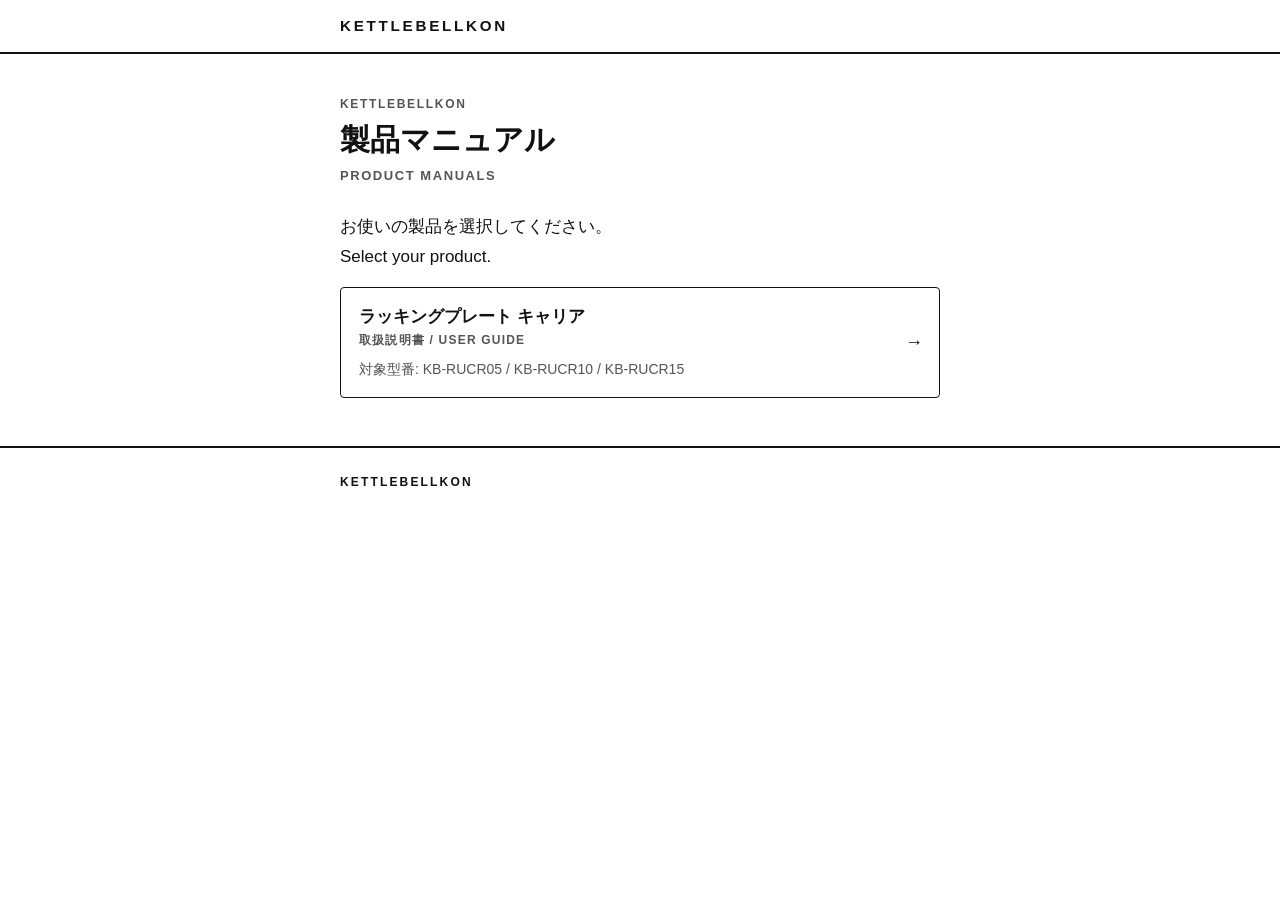
<file: index.html>
<!DOCTYPE html>
<html lang="ja">
<head>
  <meta charset="utf-8">
  <meta name="viewport" content="width=device-width, initial-scale=1">
  <!-- Google tag (gtag.js) -->
  <script async src="https://www.googletagmanager.com/gtag/js?id=G-WEXM54D0QD"></script>
  <script>
    window.dataLayer = window.dataLayer || [];
    function gtag(){dataLayer.push(arguments);}
    gtag('js', new Date());

    gtag('config', 'G-WEXM54D0QD');
  </script>
  <title>製品マニュアル / Product Manuals | KETTLEBELLKON</title>
  <meta name="description" content="KETTLEBELLKON 製品の取扱説明書一覧 / Product manuals.">
  <link rel="stylesheet" href="assets/style.css">
</head>
<body>
  <a class="skip-link" href="#main">本文へスキップ / Skip to content</a>

  <header class="site-header">
    <div class="container">
      <a class="brand" href="./">KETTLEBELLKON</a>
    </div>
  </header>

  <main id="main">
    <div class="container">
      <div class="page-title">
        <span class="eyebrow">KETTLEBELLKON</span>
        <h1>製品マニュアル</h1>
        <span class="subtitle">PRODUCT MANUALS</span>
      </div>

      <p>お使いの製品を選択してください。<br><span lang="en">Select your product.</span></p>

      <ul class="card-list">
        <li>
          <a class="card" href="manual/rucking/">
            <span class="card-title">ラッキングプレート キャリア</span>
            <span class="card-sub">取扱説明書 / USER GUIDE</span>
            <span class="card-desc">対象型番: KB-RUCR05 / KB-RUCR10 / KB-RUCR15</span>
          </a>
        </li>
      </ul>
    </div>
  </main>

  <footer class="site-footer">
    <div class="container">
      <p class="footer-brand">KETTLEBELLKON</p>
    </div>
  </footer>
</body>
</html>
</file>
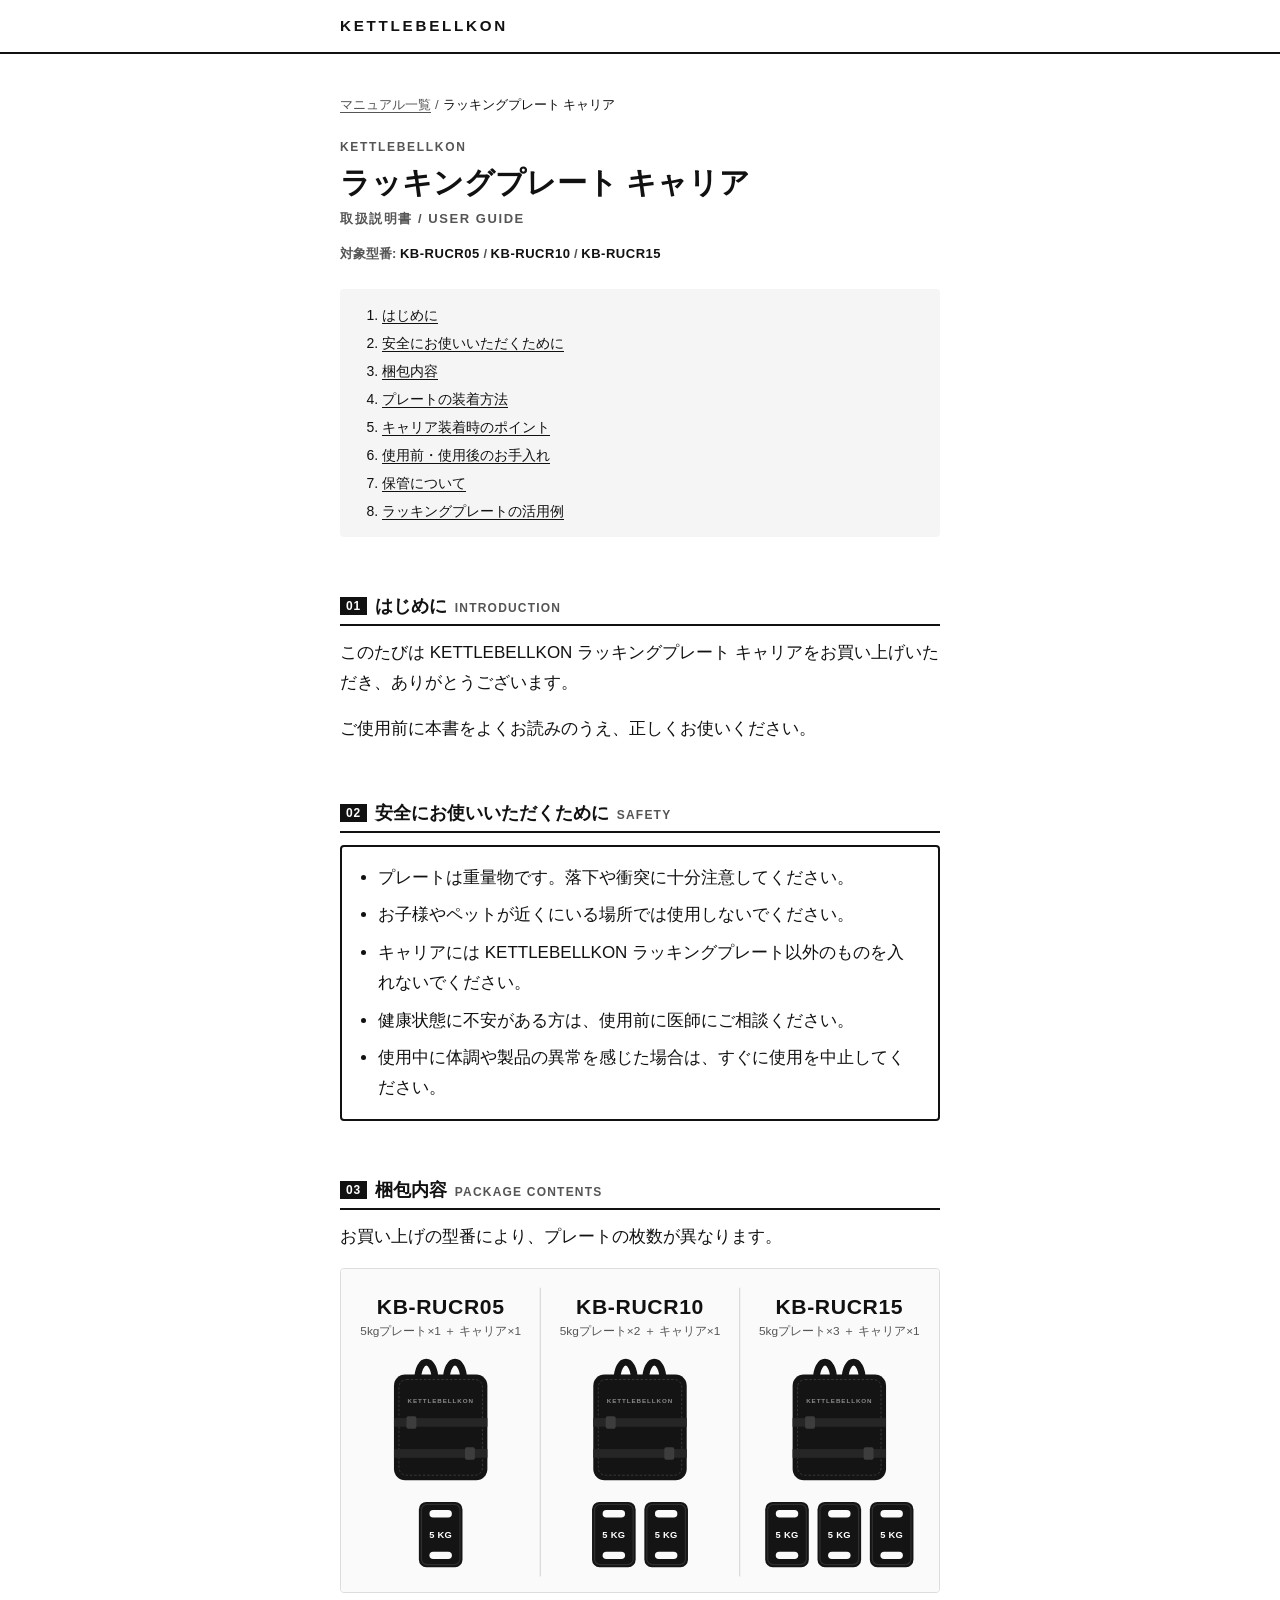
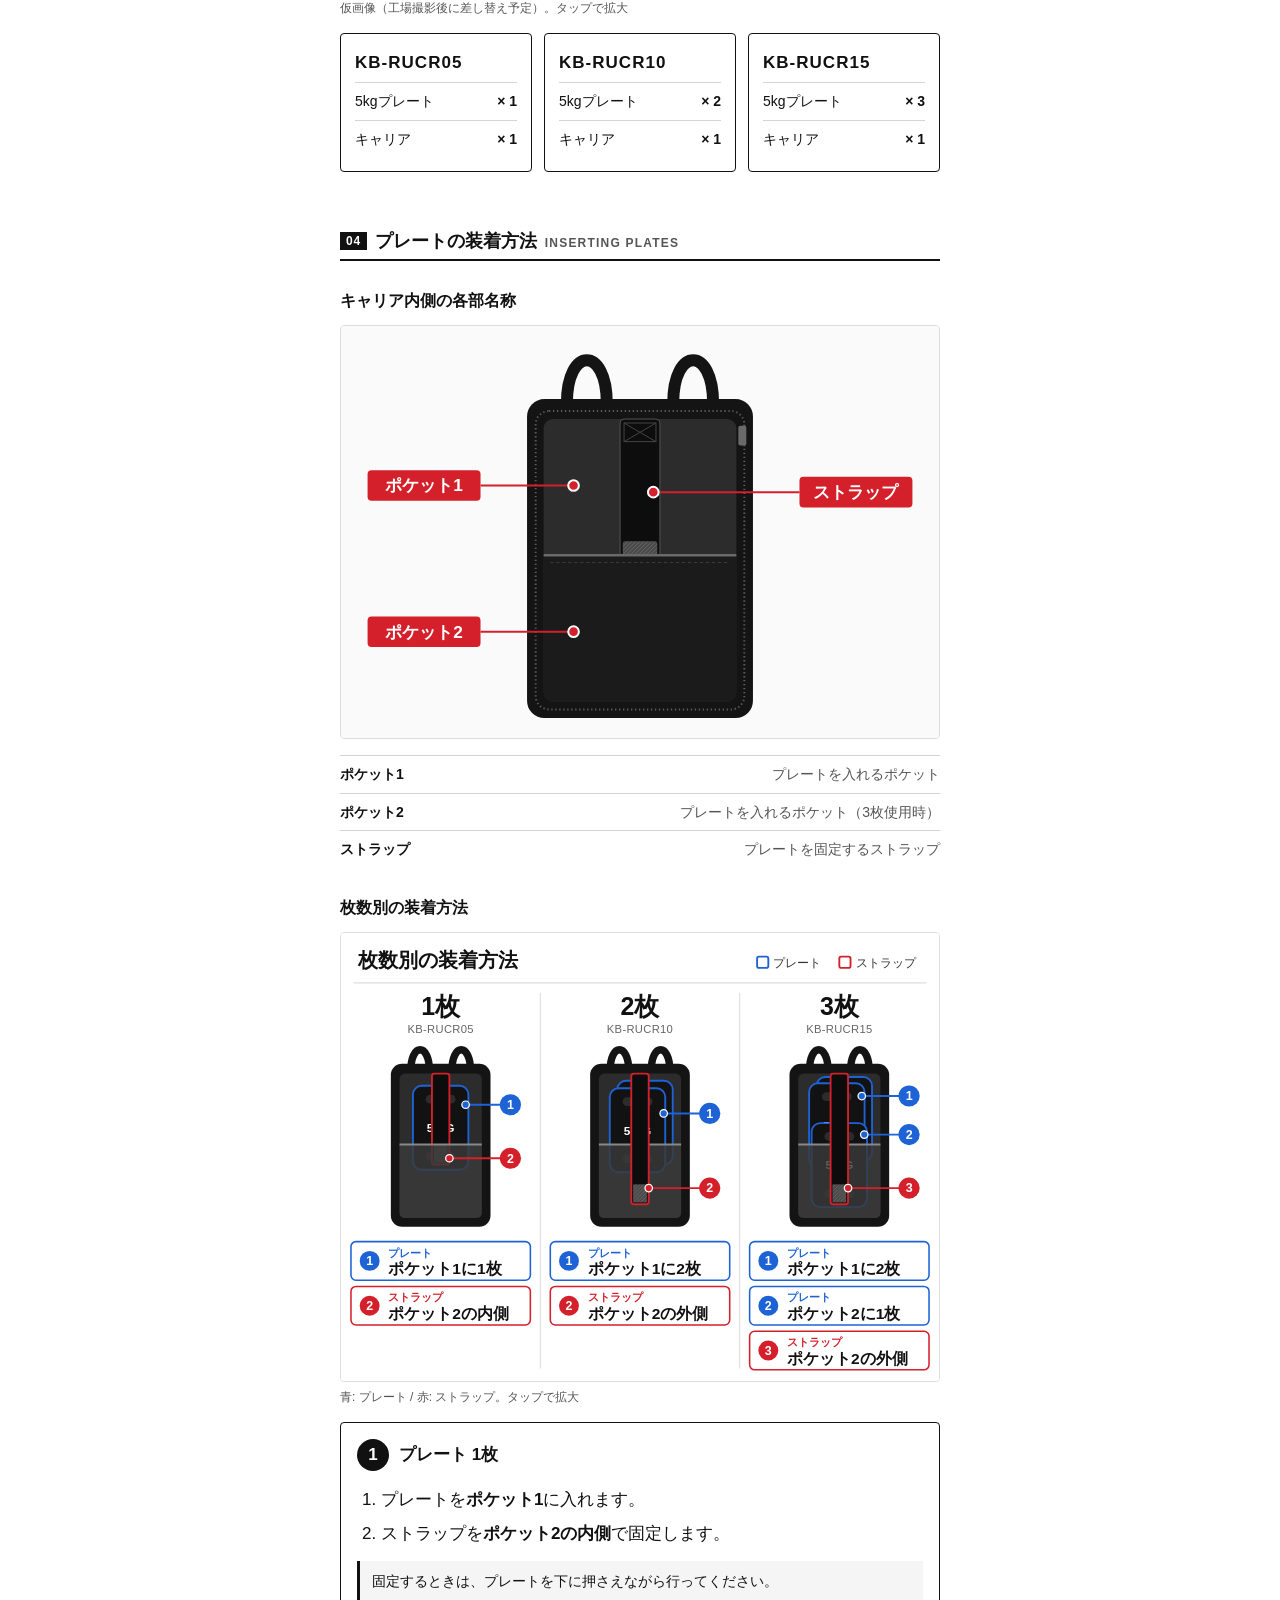
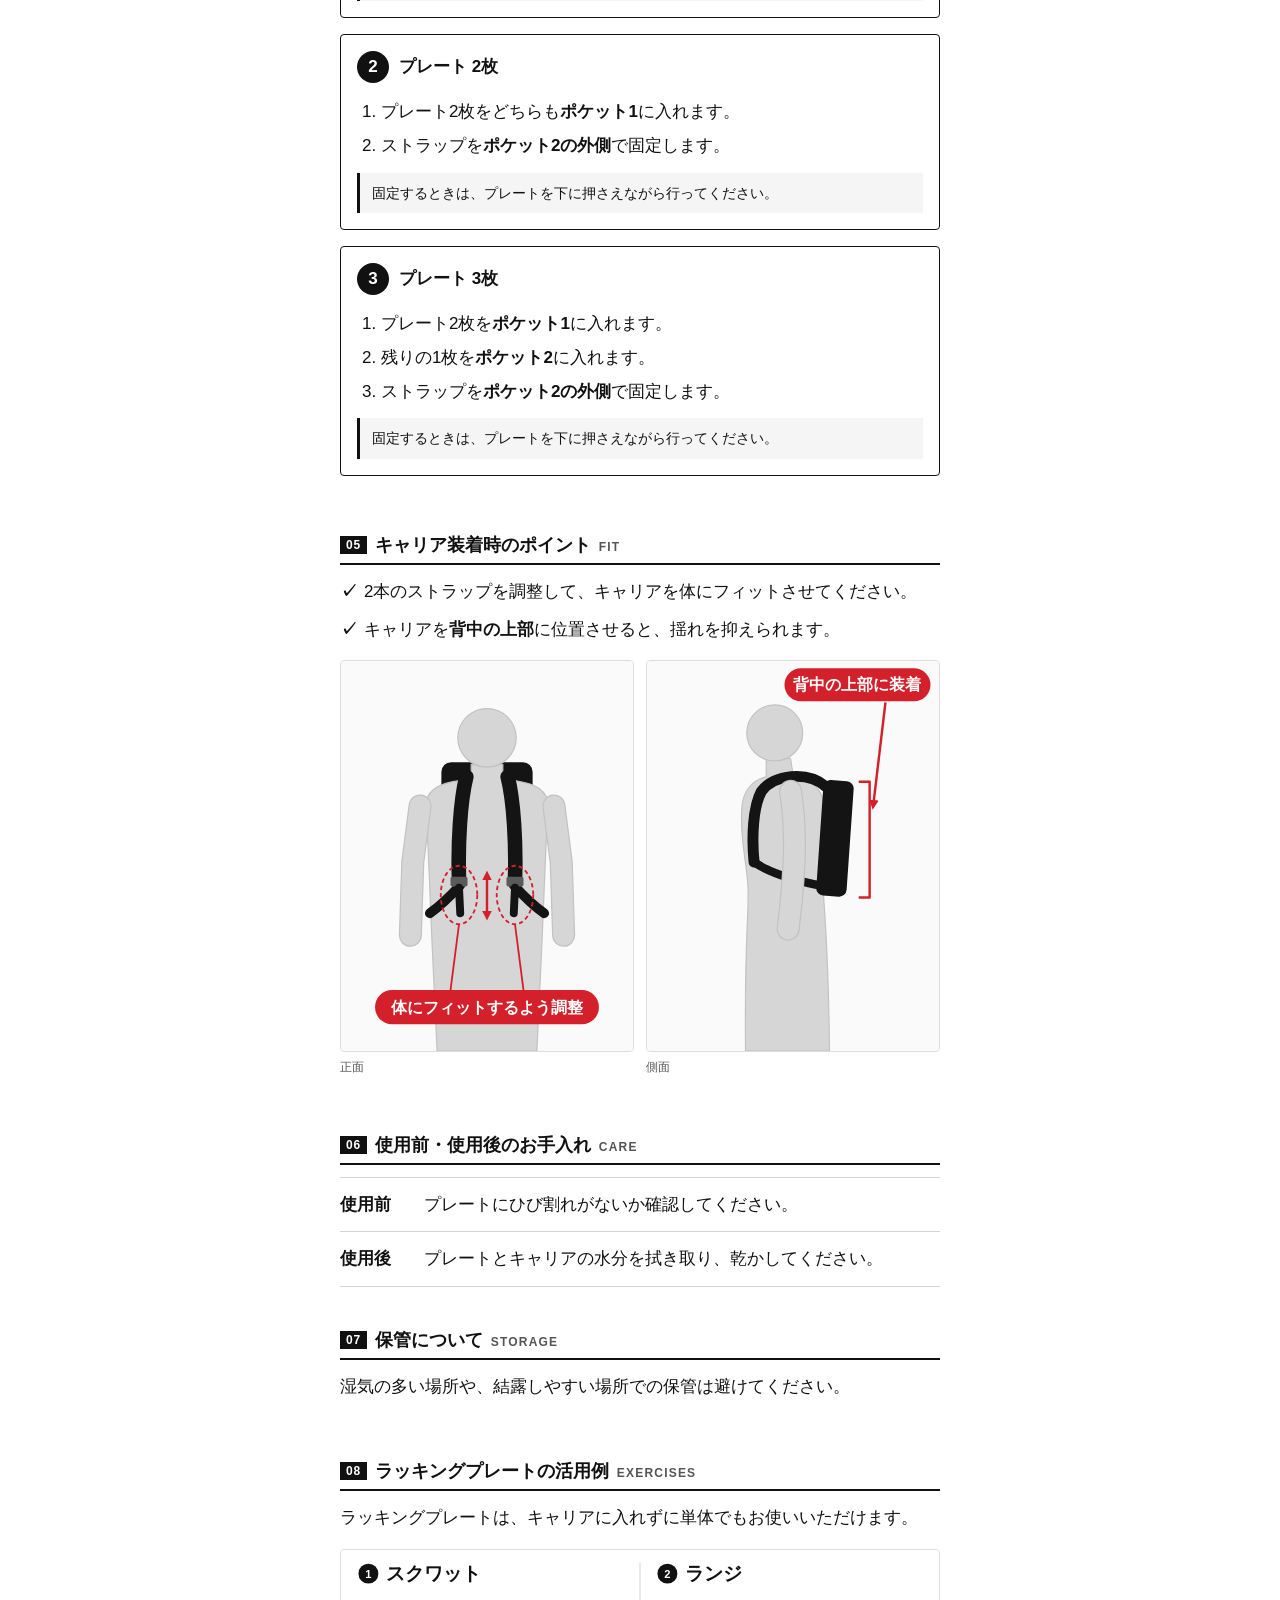
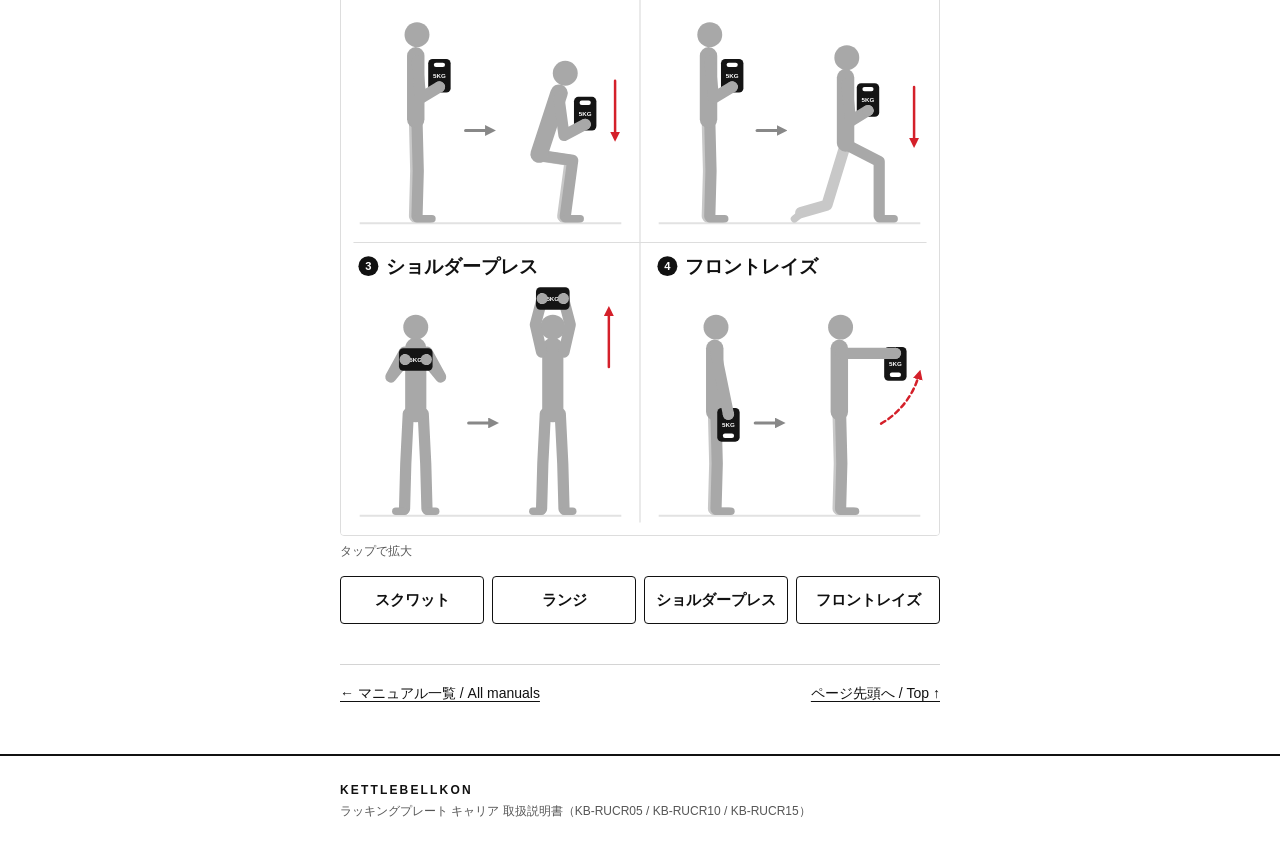
<file: manual/rucking/index.html>
<!DOCTYPE html>
<html lang="ja">
<head>
  <meta charset="utf-8">
  <meta name="viewport" content="width=device-width, initial-scale=1">
  <!-- Google tag (gtag.js) -->
  <script async src="https://www.googletagmanager.com/gtag/js?id=G-WEXM54D0QD"></script>
  <script>
    window.dataLayer = window.dataLayer || [];
    function gtag(){dataLayer.push(arguments);}
    gtag('js', new Date());

    gtag('config', 'G-WEXM54D0QD');
  </script>
  <title>ラッキングプレート キャリア 取扱説明書 / User Guide | KETTLEBELLKON</title>
  <meta name="description" content="KETTLEBELLKON ラッキングプレート キャリア 取扱説明書（KB-RUCR05 / KB-RUCR10 / KB-RUCR15）/ User guide.">
  <link rel="stylesheet" href="../../assets/style.css">
</head>
<body>
  <a class="skip-link" href="#main">本文へスキップ / Skip to content</a>

  <header class="site-header">
    <div class="container">
      <a class="brand" href="../../">KETTLEBELLKON</a>
    </div>
  </header>

  <main id="main">
    <div class="container">
      <nav class="breadcrumb" aria-label="パンくずリスト / Breadcrumb">
        <ol>
          <li><a href="../../">マニュアル一覧</a></li>
          <li><span aria-current="page">ラッキングプレート キャリア</span></li>
        </ol>
      </nav>

      <div class="page-title" id="top">
        <span class="eyebrow">KETTLEBELLKON</span>
        <h1>ラッキングプレート キャリア</h1>
        <span class="subtitle">取扱説明書 / USER GUIDE</span>
        <p class="models">対象型番: <span>KB-RUCR05</span> / <span>KB-RUCR10</span> / <span>KB-RUCR15</span></p>
      </div>

      <nav class="toc" aria-label="目次 / Contents">
        <ol>
          <li><a href="#intro">はじめに</a></li>
          <li><a href="#safety">安全にお使いいただくために</a></li>
          <li><a href="#contents">梱包内容</a></li>
          <li><a href="#setup">プレートの装着方法</a></li>
          <li><a href="#usage">キャリア装着時のポイント</a></li>
          <li><a href="#care">使用前・使用後のお手入れ</a></li>
          <li><a href="#storage">保管について</a></li>
          <li><a href="#examples">ラッキングプレートの活用例</a></li>
        </ol>
      </nav>

      <!-- 1. はじめに -->
      <section class="section" id="intro" aria-labelledby="intro-h">
        <h2 id="intro-h"><span class="num">01</span>はじめに<span class="en" lang="en">INTRODUCTION</span></h2>
        <p>このたびは KETTLEBELLKON ラッキングプレート キャリアをお買い上げいただき、ありがとうございます。</p>
        <p>ご使用前に本書をよくお読みのうえ、正しくお使いください。</p>
      </section>

      <!-- 2. 安全 -->
      <section class="section" id="safety" aria-labelledby="safety-h">
        <h2 id="safety-h"><span class="num">02</span>安全にお使いいただくために<span class="en" lang="en">SAFETY</span></h2>
        <ul class="safety-list">
          <li>プレートは重量物です。落下や衝突に十分注意してください。</li>
          <li>お子様やペットが近くにいる場所では使用しないでください。</li>
          <li>キャリアには KETTLEBELLKON ラッキングプレート以外のものを入れないでください。</li>
          <li>健康状態に不安がある方は、使用前に医師にご相談ください。</li>
          <li>使用中に体調や製品の異常を感じた場合は、すぐに使用を中止してください。</li>
        </ul>
      </section>

      <!-- 3. 梱包内容 -->
      <section class="section" id="contents" aria-labelledby="contents-h">
        <h2 id="contents-h"><span class="num">03</span>梱包内容<span class="en" lang="en">PACKAGE CONTENTS</span></h2>
        <p>お買い上げの型番により、プレートの枚数が異なります。</p>
        <figure class="manual-visual">
          <a href="../../assets/manual/rucking/package-contents.svg"><img src="../../assets/manual/rucking/package-contents.svg" width="960" height="520" alt="型番別の梱包内容。KB-RUCR05はキャリアと5kgプレート1枚、KB-RUCR10はキャリアと5kgプレート2枚、KB-RUCR15はキャリアと5kgプレート3枚。"></a>
          <figcaption>仮画像（工場撮影後に差し替え予定）。タップで拡大</figcaption>
        </figure>
        <ul class="model-list" role="list">
          <li class="model-card">
            <p class="model-name">KB-RUCR05</p>
            <dl class="model-spec">
              <div><dt>5kgプレート</dt><dd>× 1</dd></div>
              <div><dt>キャリア</dt><dd>× 1</dd></div>
            </dl>
          </li>
          <li class="model-card">
            <p class="model-name">KB-RUCR10</p>
            <dl class="model-spec">
              <div><dt>5kgプレート</dt><dd>× 2</dd></div>
              <div><dt>キャリア</dt><dd>× 1</dd></div>
            </dl>
          </li>
          <li class="model-card">
            <p class="model-name">KB-RUCR15</p>
            <dl class="model-spec">
              <div><dt>5kgプレート</dt><dd>× 3</dd></div>
              <div><dt>キャリア</dt><dd>× 1</dd></div>
            </dl>
          </li>
        </ul>
      </section>

      <!-- 4. プレートの装着方法 -->
      <section class="section" id="setup" aria-labelledby="setup-h">
        <h2 id="setup-h"><span class="num">04</span>プレートの装着方法<span class="en" lang="en">INSERTING PLATES</span></h2>

        <h3>キャリア内側の各部名称</h3>
        <figure class="manual-visual">
          <img src="../../assets/manual/rucking/carrier-inside.svg" width="900" height="620" alt="開いた状態のキャリア内側。奥側の収納部がポケット1、手前下側の収納部がポケット2、上部から下がっているのがストラップ。">
        </figure>
        <dl class="parts">
          <div><dt>ポケット1</dt><dd>プレートを入れるポケット</dd></div>
          <div><dt>ポケット2</dt><dd>プレートを入れるポケット（3枚使用時）</dd></div>
          <div><dt>ストラップ</dt><dd>プレートを固定するストラップ</dd></div>
        </dl>

        <h3>枚数別の装着方法</h3>
        <figure class="manual-visual">
          <a href="../../assets/manual/rucking/plate-setup.svg"><img src="../../assets/manual/rucking/plate-setup.svg" width="960" height="720" alt="枚数別の装着方法。1枚: ポケット1に1枚、ストラップはポケット2の内側。2枚: ポケット1に2枚、ストラップはポケット2の外側。3枚: ポケット1に2枚とポケット2に1枚、ストラップはポケット2の外側。"></a>
          <figcaption>青: プレート / 赤: ストラップ。タップで拡大</figcaption>
        </figure>
        <ol class="step-cards" role="list">
          <li class="step-card">
            <p class="step-head"><span class="step-count">1</span>プレート 1枚</p>
            <ol class="steps">
              <li>プレートを<strong>ポケット1</strong>に入れます。</li>
              <li>ストラップを<strong>ポケット2の内側</strong>で固定します。</li>
            </ol>
            <p class="point">固定するときは、プレートを下に押さえながら行ってください。</p>
          </li>
          <li class="step-card">
            <p class="step-head"><span class="step-count">2</span>プレート 2枚</p>
            <ol class="steps">
              <li>プレート2枚をどちらも<strong>ポケット1</strong>に入れます。</li>
              <li>ストラップを<strong>ポケット2の外側</strong>で固定します。</li>
            </ol>
            <p class="point">固定するときは、プレートを下に押さえながら行ってください。</p>
          </li>
          <li class="step-card">
            <p class="step-head"><span class="step-count">3</span>プレート 3枚</p>
            <ol class="steps">
              <li>プレート2枚を<strong>ポケット1</strong>に入れます。</li>
              <li>残りの1枚を<strong>ポケット2</strong>に入れます。</li>
              <li>ストラップを<strong>ポケット2の外側</strong>で固定します。</li>
            </ol>
            <p class="point">固定するときは、プレートを下に押さえながら行ってください。</p>
          </li>
        </ol>
      </section>

      <!-- 5. キャリア装着時のポイント -->
      <section class="section" id="usage" aria-labelledby="usage-h">
        <h2 id="usage-h"><span class="num">05</span>キャリア装着時のポイント<span class="en" lang="en">FIT</span></h2>
        <ul class="check-list">
          <li>2本のストラップを調整して、キャリアを体にフィットさせてください。</li>
          <li>キャリアを<strong>背中の上部</strong>に位置させると、揺れを抑えられます。</li>
        </ul>
        <div class="photo-pair">
          <figure class="manual-visual">
            <img src="../../assets/manual/rucking/fit-front.svg" width="480" height="640" alt="正面から見た装着姿。2本のストラップを調整し、キャリアを体にフィットさせた状態。">
            <figcaption>正面</figcaption>
          </figure>
          <figure class="manual-visual">
            <img src="../../assets/manual/rucking/fit-side.svg" width="480" height="640" alt="側面から見た装着姿。キャリアが背中の上部にある状態。">
            <figcaption>側面</figcaption>
          </figure>
        </div>
      </section>

      <!-- 6. お手入れ -->
      <section class="section" id="care" aria-labelledby="care-h">
        <h2 id="care-h"><span class="num">06</span>使用前・使用後のお手入れ<span class="en" lang="en">CARE</span></h2>
        <dl class="timing">
          <div><dt>使用前</dt><dd>プレートにひび割れがないか確認してください。</dd></div>
          <div><dt>使用後</dt><dd>プレートとキャリアの水分を拭き取り、乾かしてください。</dd></div>
        </dl>
      </section>

      <!-- 7. 保管 -->
      <section class="section" id="storage" aria-labelledby="storage-h">
        <h2 id="storage-h"><span class="num">07</span>保管について<span class="en" lang="en">STORAGE</span></h2>
        <p>湿気の多い場所や、結露しやすい場所での保管は避けてください。</p>
      </section>

      <!-- 8. 活用例 -->
      <section class="section" id="examples" aria-labelledby="examples-h">
        <h2 id="examples-h"><span class="num">08</span>ラッキングプレートの活用例<span class="en" lang="en">EXERCISES</span></h2>
        <p>ラッキングプレートは、キャリアに入れずに単体でもお使いいただけます。</p>
        <figure class="manual-visual">
          <a href="../../assets/manual/rucking/exercises.svg"><img src="../../assets/manual/rucking/exercises.svg" width="960" height="940" alt="プレートの持ち手穴を持って行うスクワット、ランジ、ショルダープレス、フロントレイズの開始姿勢と動作後の姿勢。"></a>
          <figcaption>タップで拡大</figcaption>
        </figure>
        <ul class="exercise-list">
          <li>スクワット</li>
          <li>ランジ</li>
          <li>ショルダープレス</li>
          <li>フロントレイズ</li>
        </ul>
      </section>

      <nav class="page-nav" aria-label="ページ移動 / Page navigation">
        <a href="../../">&larr; マニュアル一覧 / All manuals</a>
        <a href="#top">ページ先頭へ / Top &uarr;</a>
      </nav>
    </div>
  </main>

  <footer class="site-footer">
    <div class="container">
      <p class="footer-brand">KETTLEBELLKON</p>
      <p>ラッキングプレート キャリア 取扱説明書（KB-RUCR05 / KB-RUCR10 / KB-RUCR15）</p>
    </div>
  </footer>
</body>
</html>
</file>
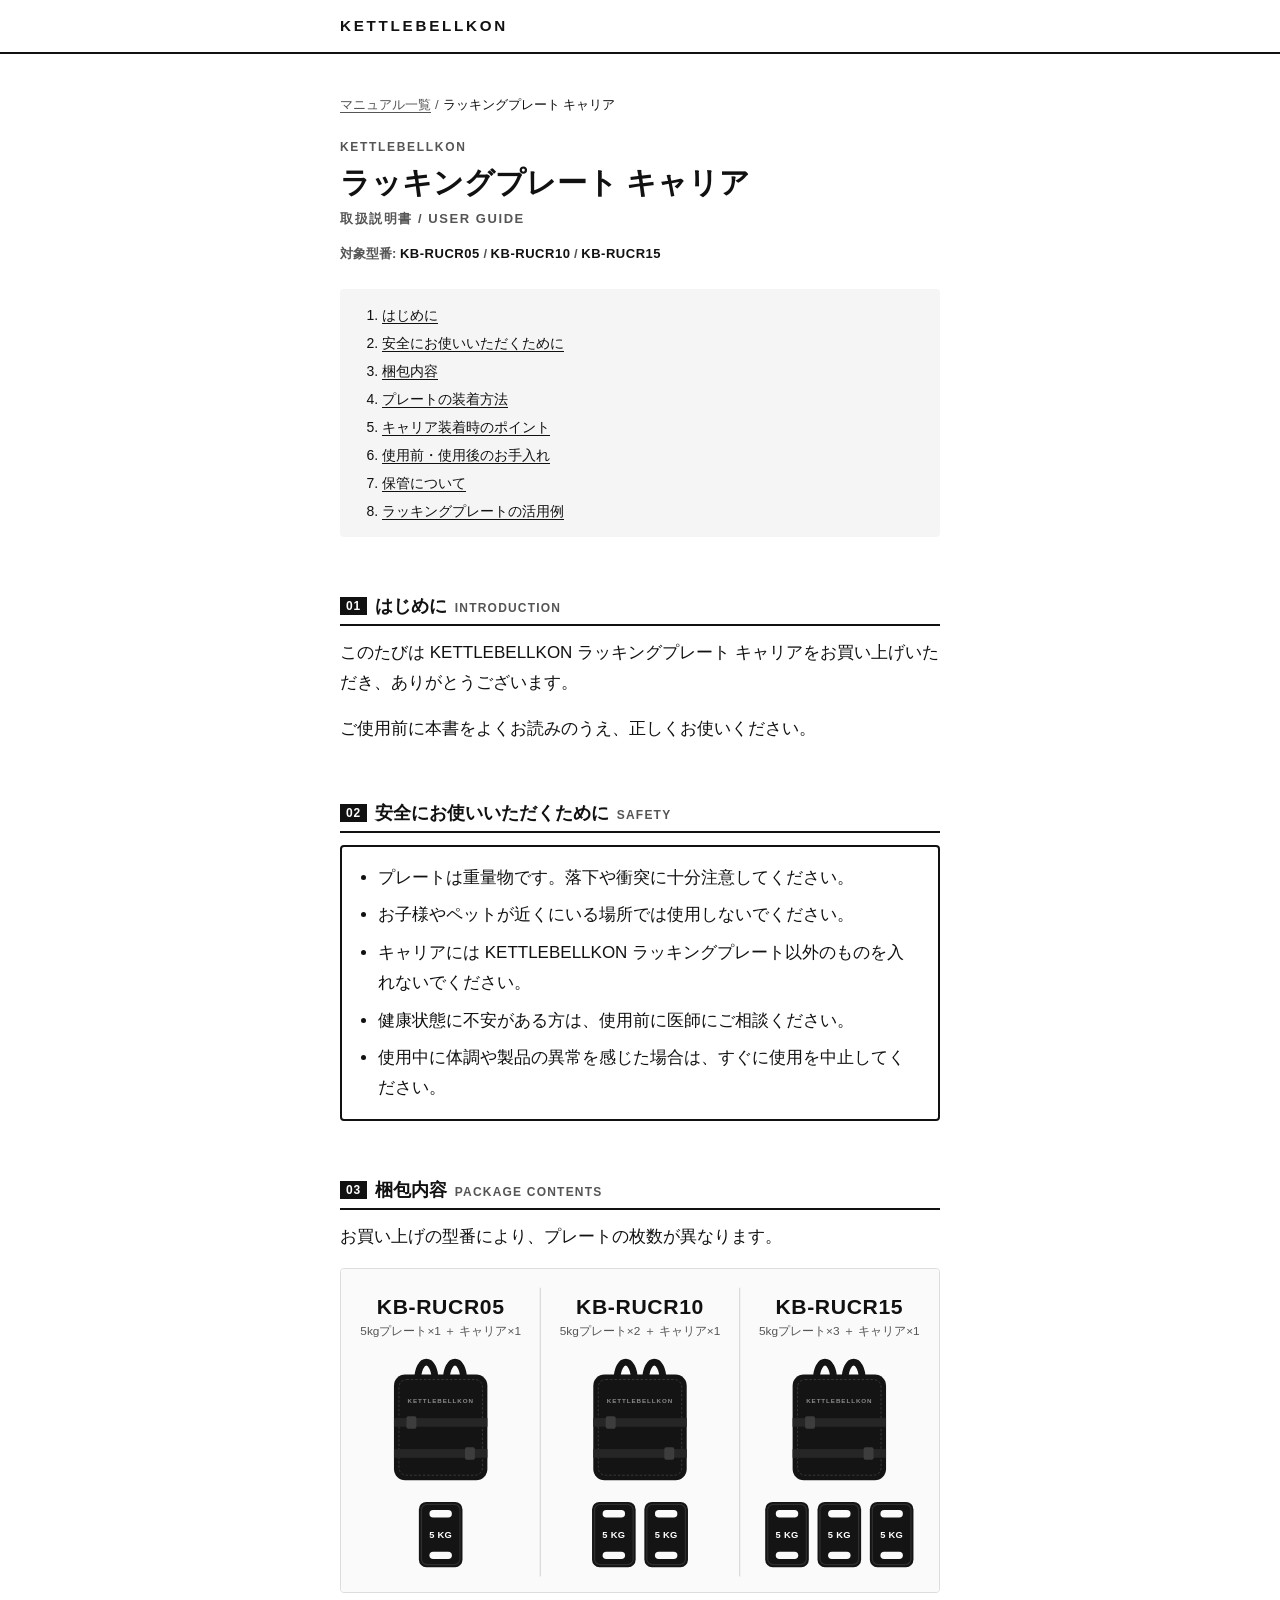
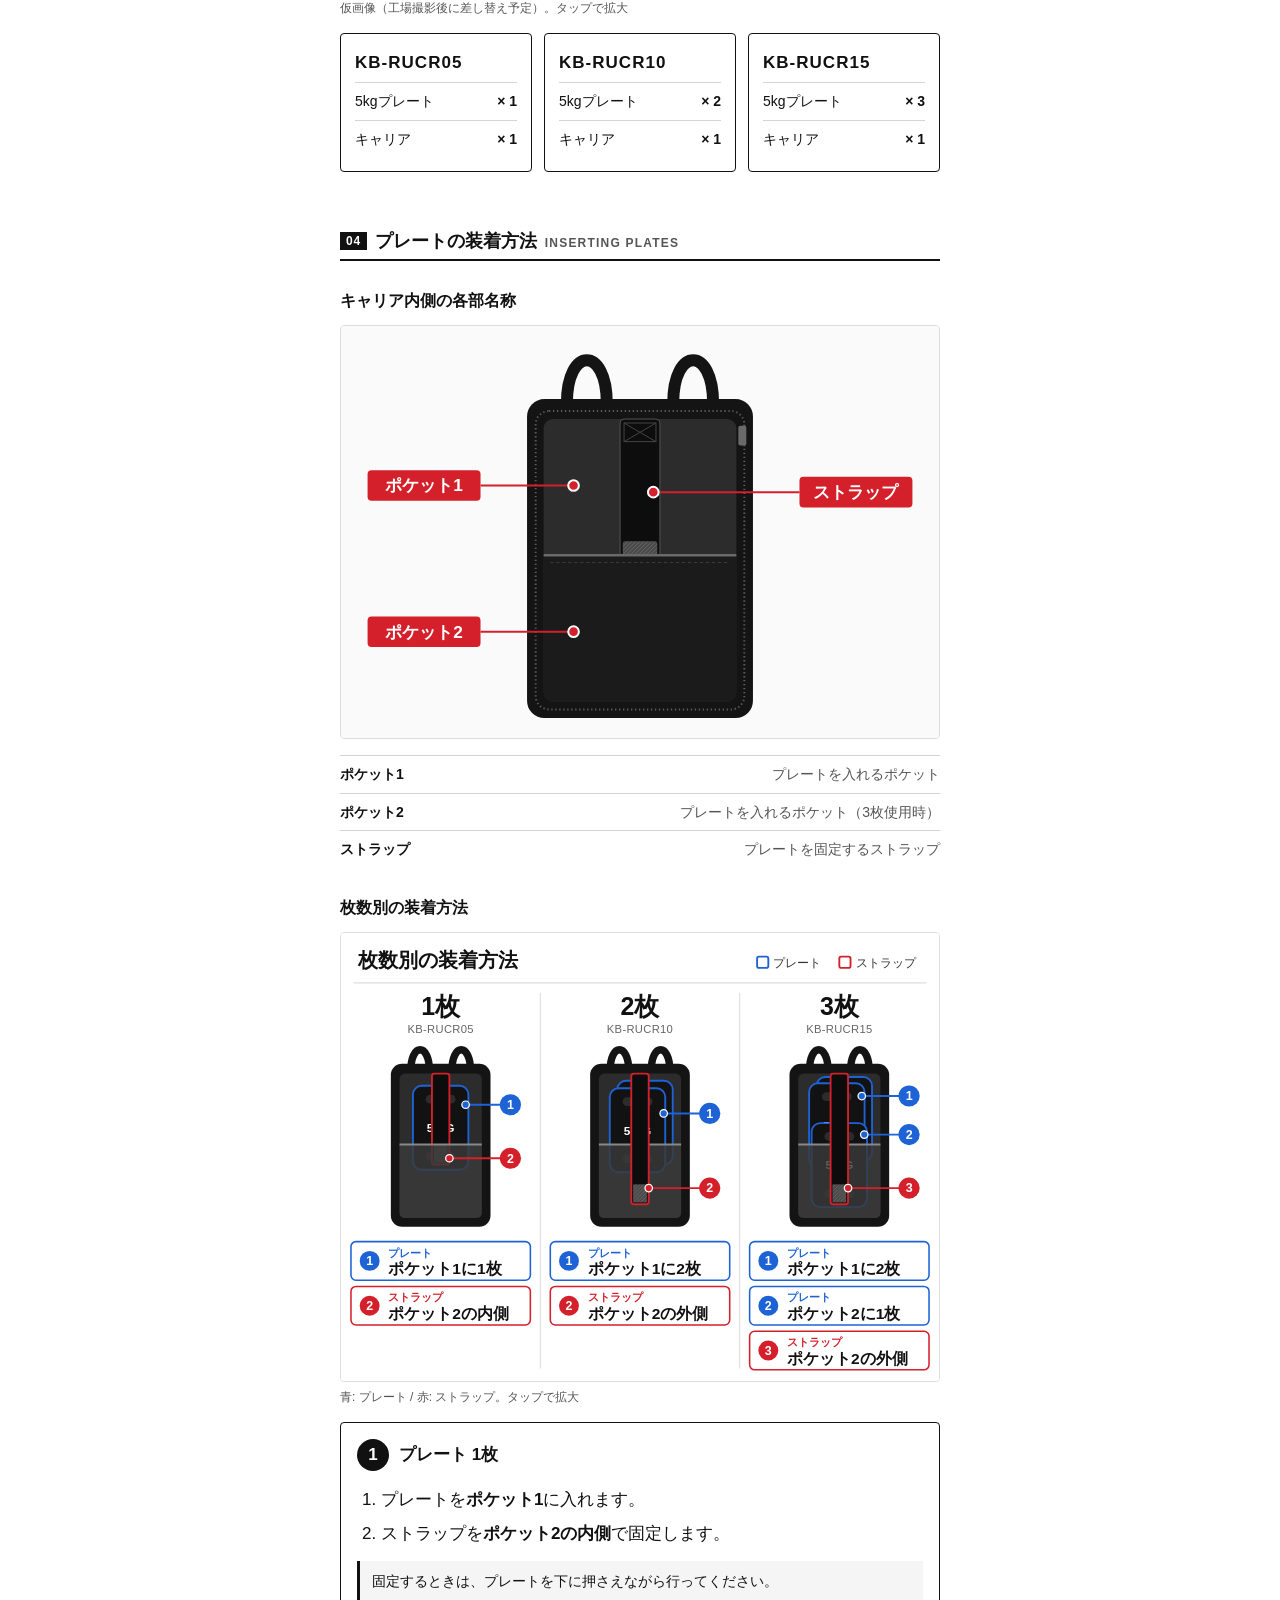
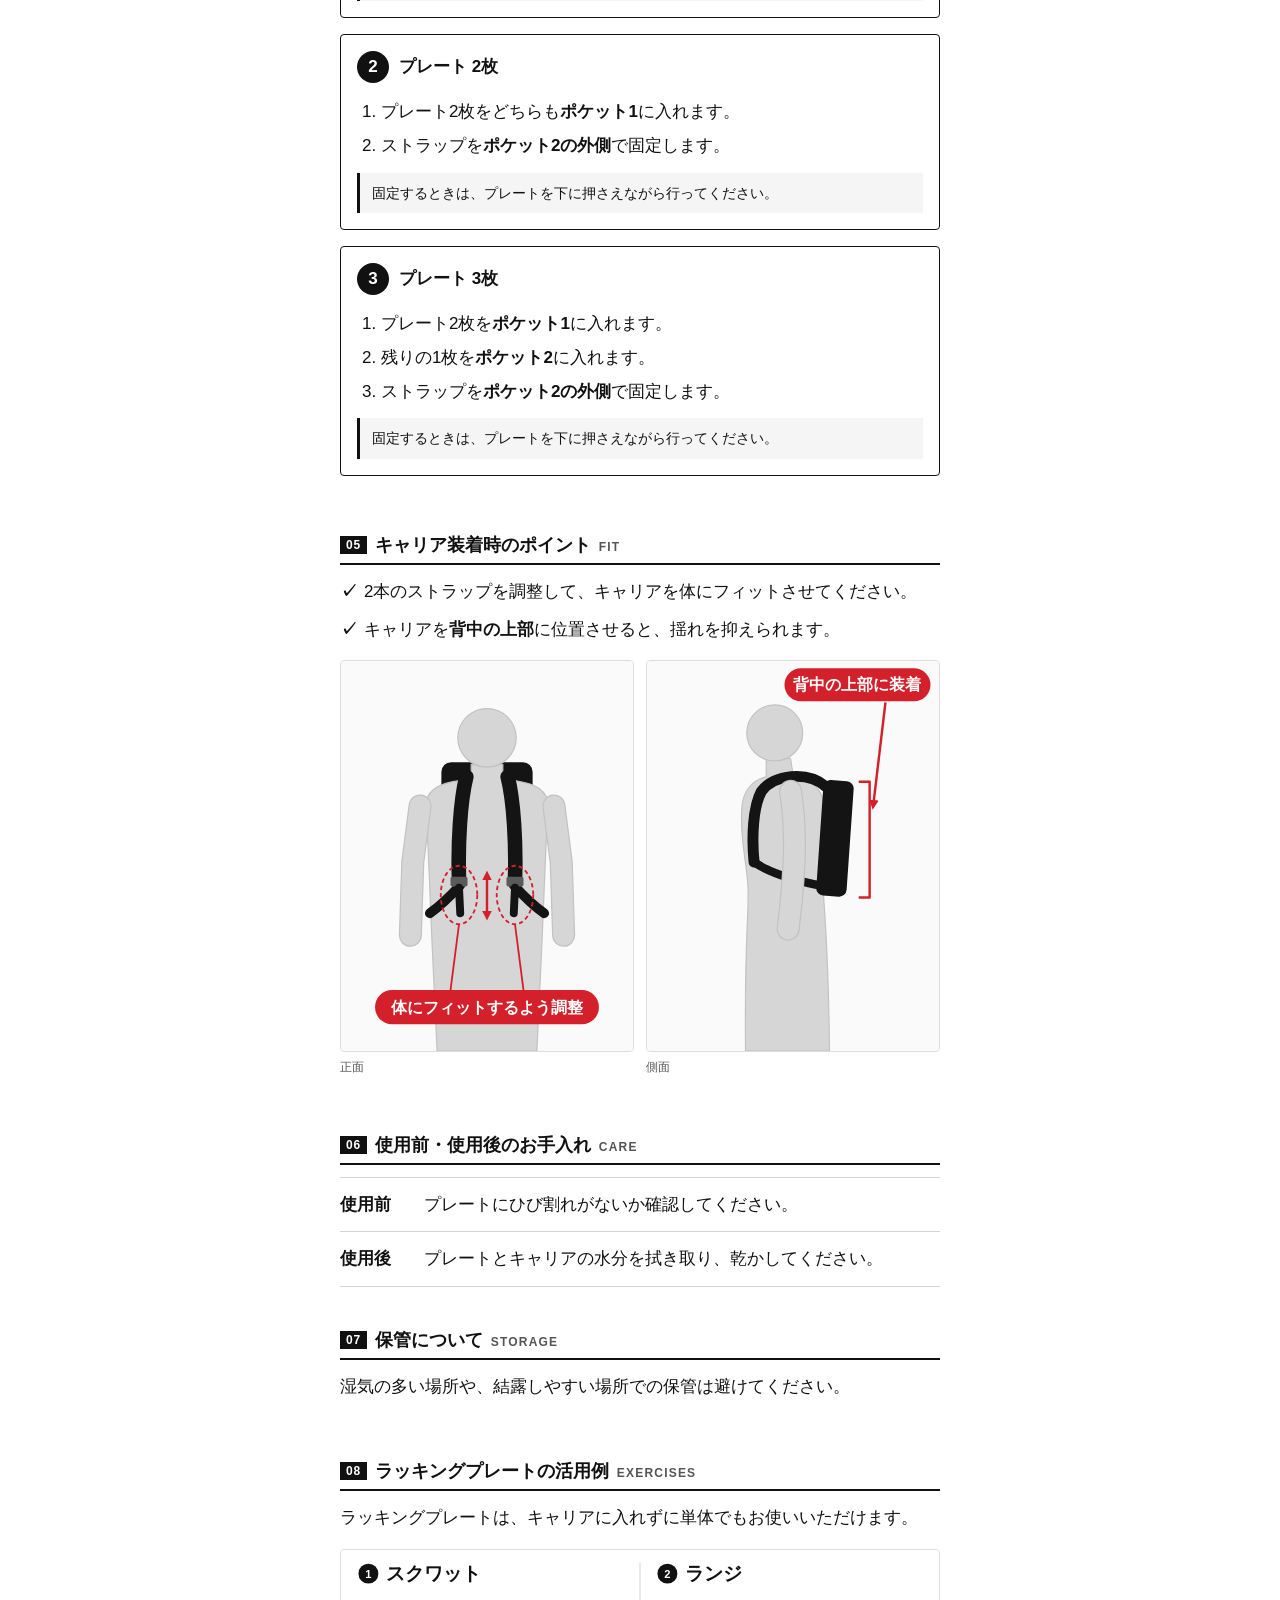
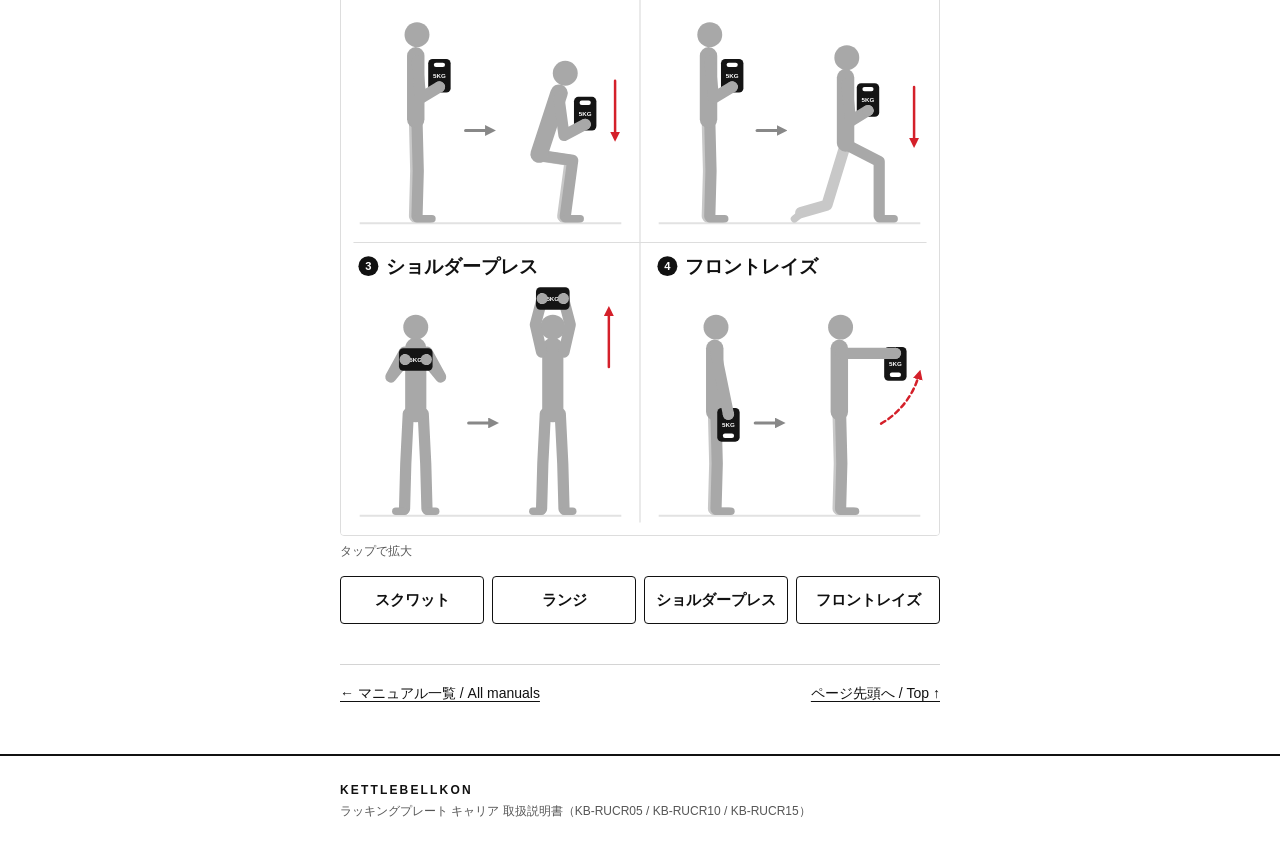
<file: manual/rucking/safety.html>
<!DOCTYPE html>
<html lang="ja">
<head>
  <meta charset="utf-8">
  <meta name="viewport" content="width=device-width, initial-scale=1">
  <!-- Google tag (gtag.js) -->
  <script async src="https://www.googletagmanager.com/gtag/js?id=G-WEXM54D0QD"></script>
  <script>
    window.dataLayer = window.dataLayer || [];
    function gtag(){dataLayer.push(arguments);}
    gtag('js', new Date());

    gtag('config', 'G-WEXM54D0QD');
  </script>
  <title>安全にお使いいただくために | ラッキングプレート キャリア | KETTLEBELLKON</title>
  <meta name="robots" content="noindex">
  <!-- Redirect only. The manual content lives in index.html. -->
  <meta http-equiv="refresh" content="0; url=index.html#safety">
  <link rel="canonical" href="https://kettlebellkon.com/manual/rucking/#safety">
  <link rel="stylesheet" href="../../assets/style.css">
</head>
<body>
  <main id="main">
    <div class="container">
      <p>このページは移動しました。<br><a href="index.html#safety">「安全にお使いいただくために」へ移動 / Go to safety &rarr;</a></p>
    </div>
  </main>
</body>
</html>
</file>
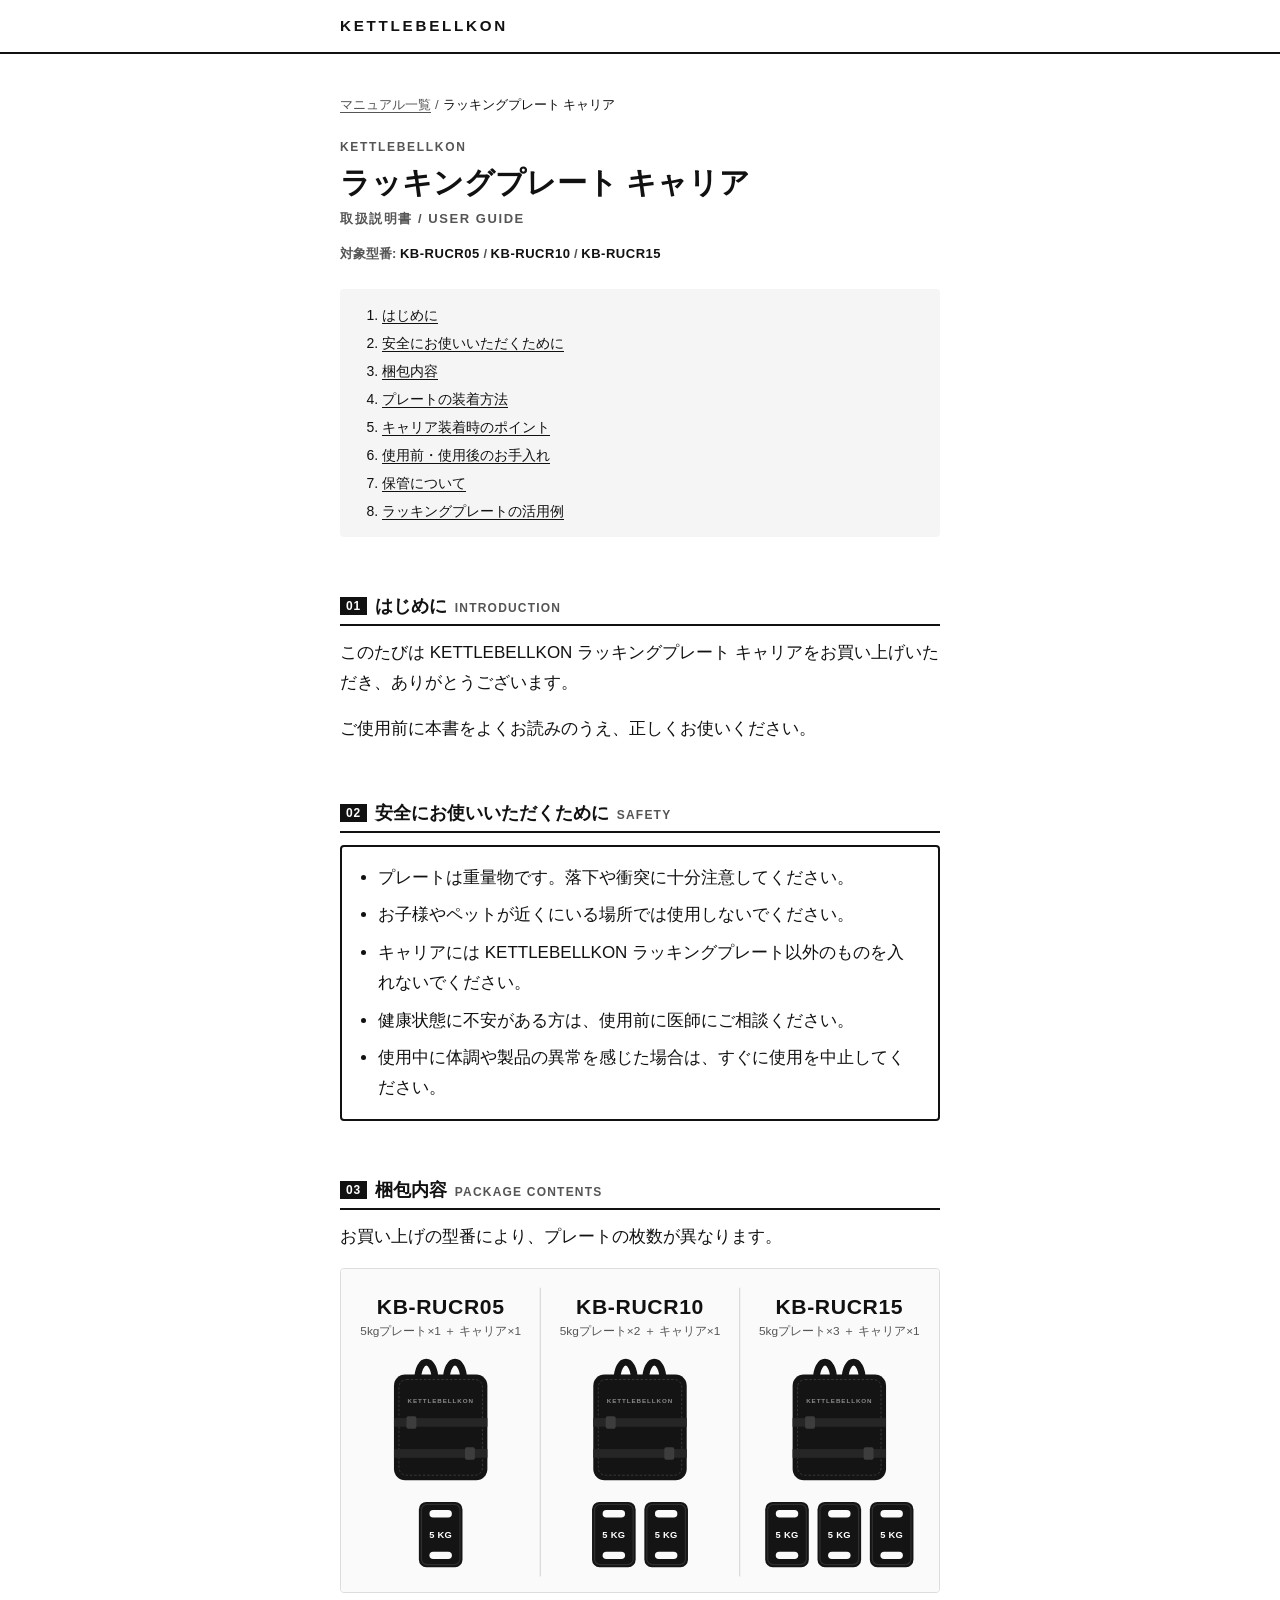
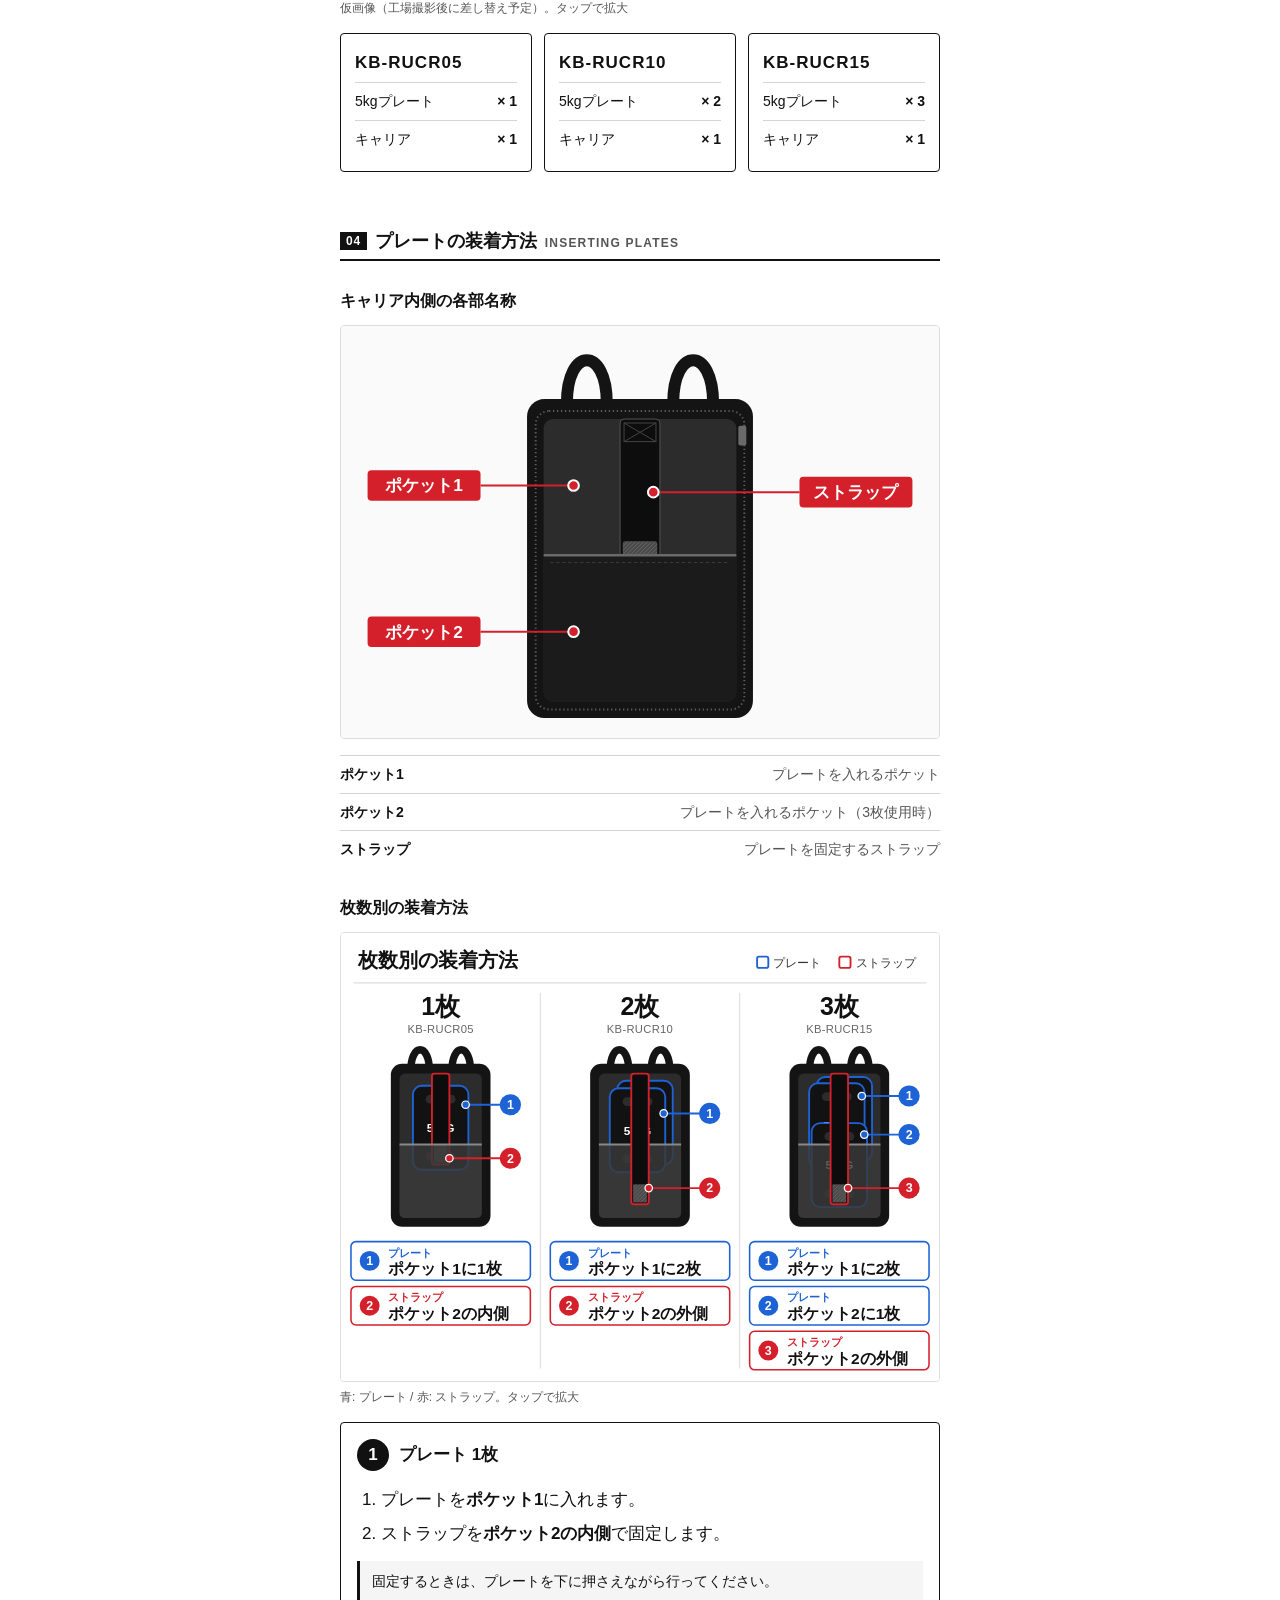
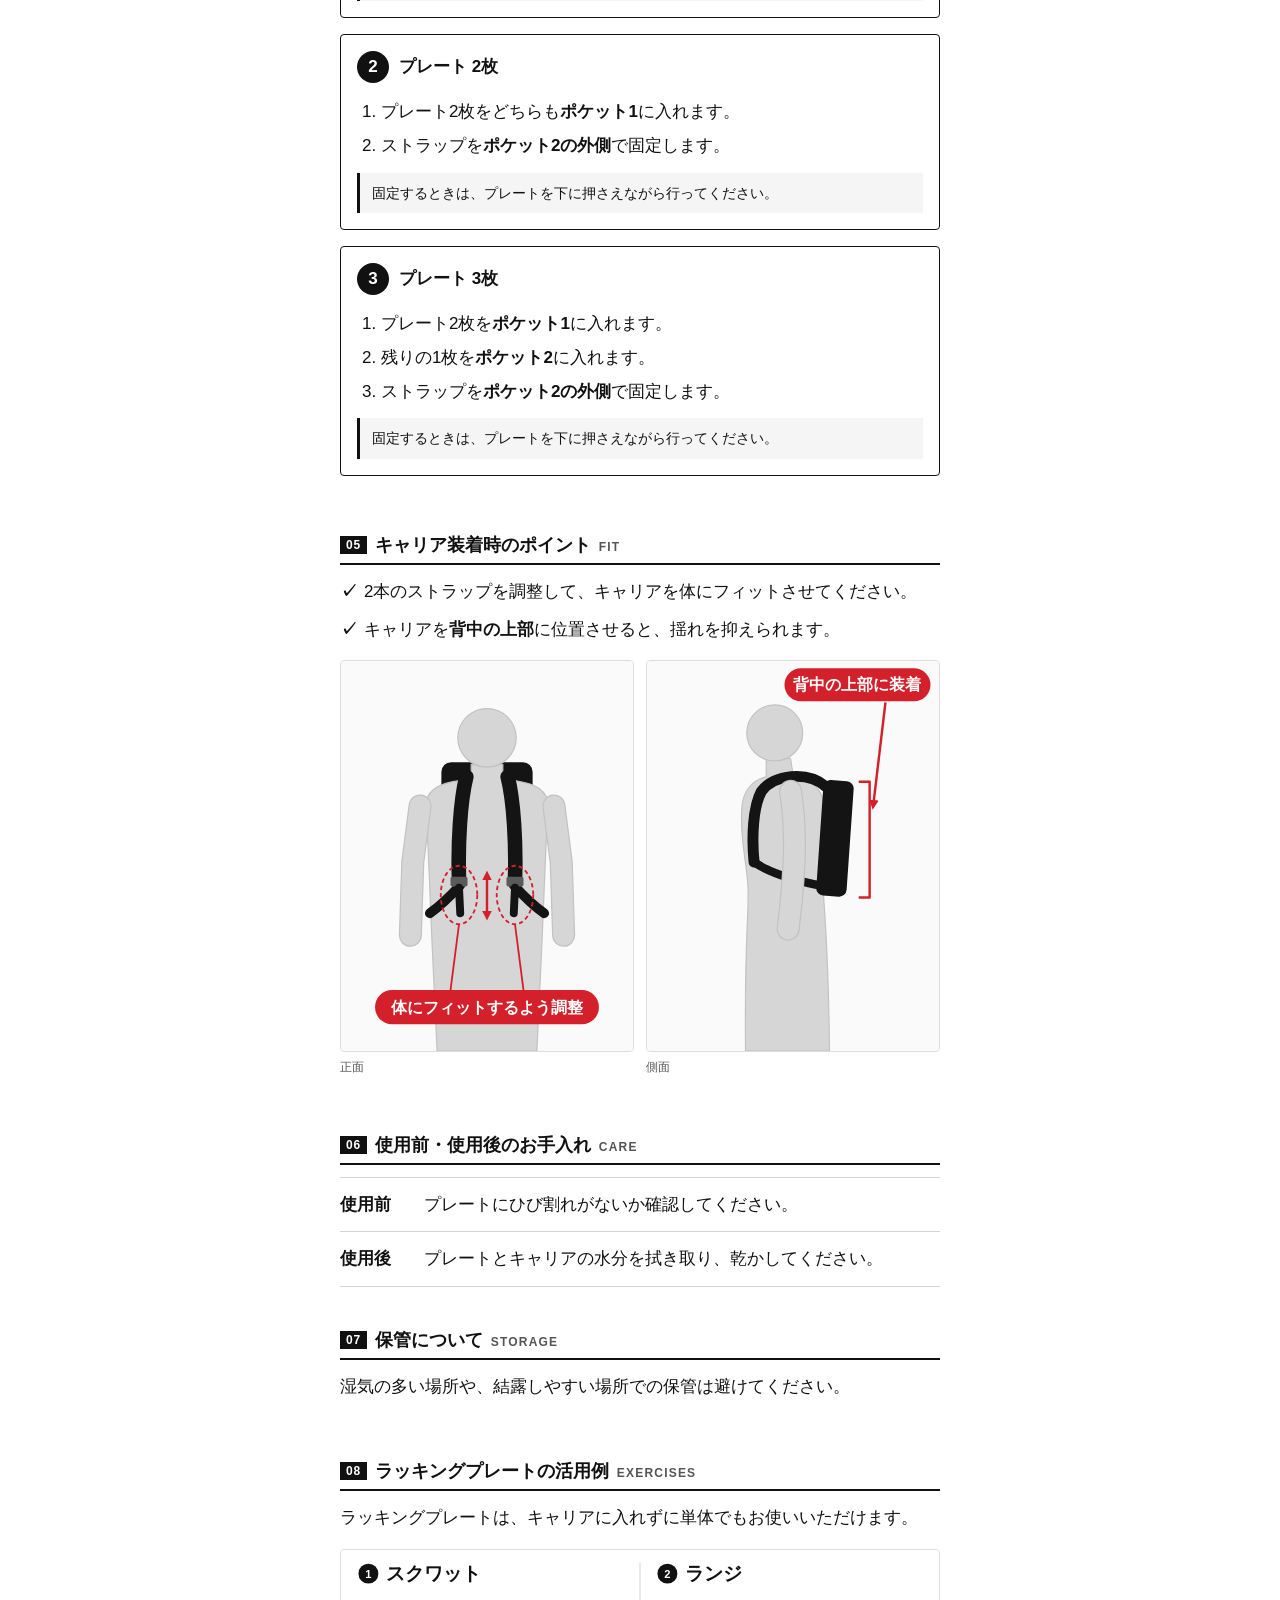
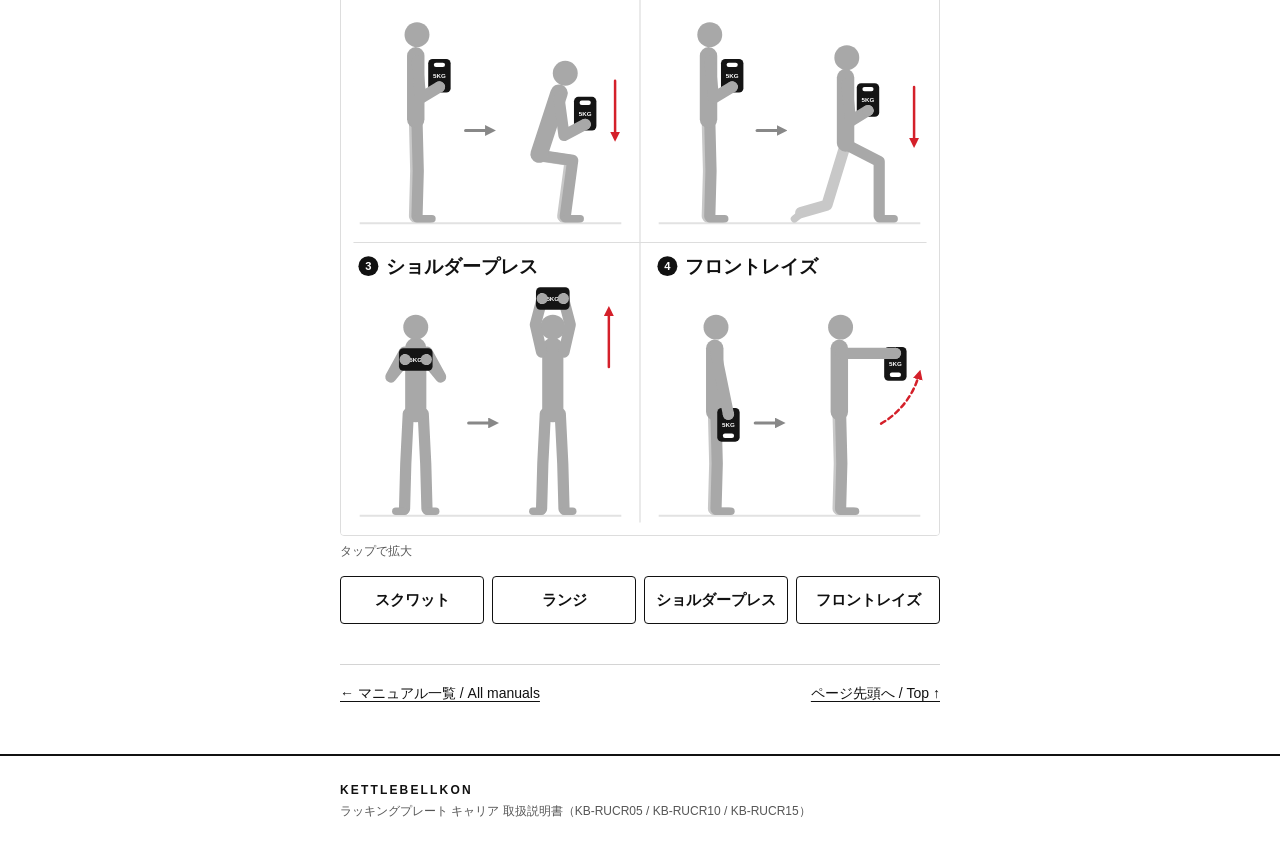
<file: manual/rucking/setup.html>
<!DOCTYPE html>
<html lang="ja">
<head>
  <meta charset="utf-8">
  <meta name="viewport" content="width=device-width, initial-scale=1">
  <!-- Google tag (gtag.js) -->
  <script async src="https://www.googletagmanager.com/gtag/js?id=G-WEXM54D0QD"></script>
  <script>
    window.dataLayer = window.dataLayer || [];
    function gtag(){dataLayer.push(arguments);}
    gtag('js', new Date());

    gtag('config', 'G-WEXM54D0QD');
  </script>
  <title>プレートの装着方法 | ラッキングプレート キャリア | KETTLEBELLKON</title>
  <meta name="robots" content="noindex">
  <!-- Redirect only. The manual content lives in index.html. -->
  <meta http-equiv="refresh" content="0; url=index.html#setup">
  <link rel="canonical" href="https://kettlebellkon.com/manual/rucking/#setup">
  <link rel="stylesheet" href="../../assets/style.css">
</head>
<body>
  <main id="main">
    <div class="container">
      <p>このページは移動しました。<br><a href="index.html#setup">「プレートの装着方法」へ移動 / Go to setup &rarr;</a></p>
    </div>
  </main>
</body>
</html>
</file>
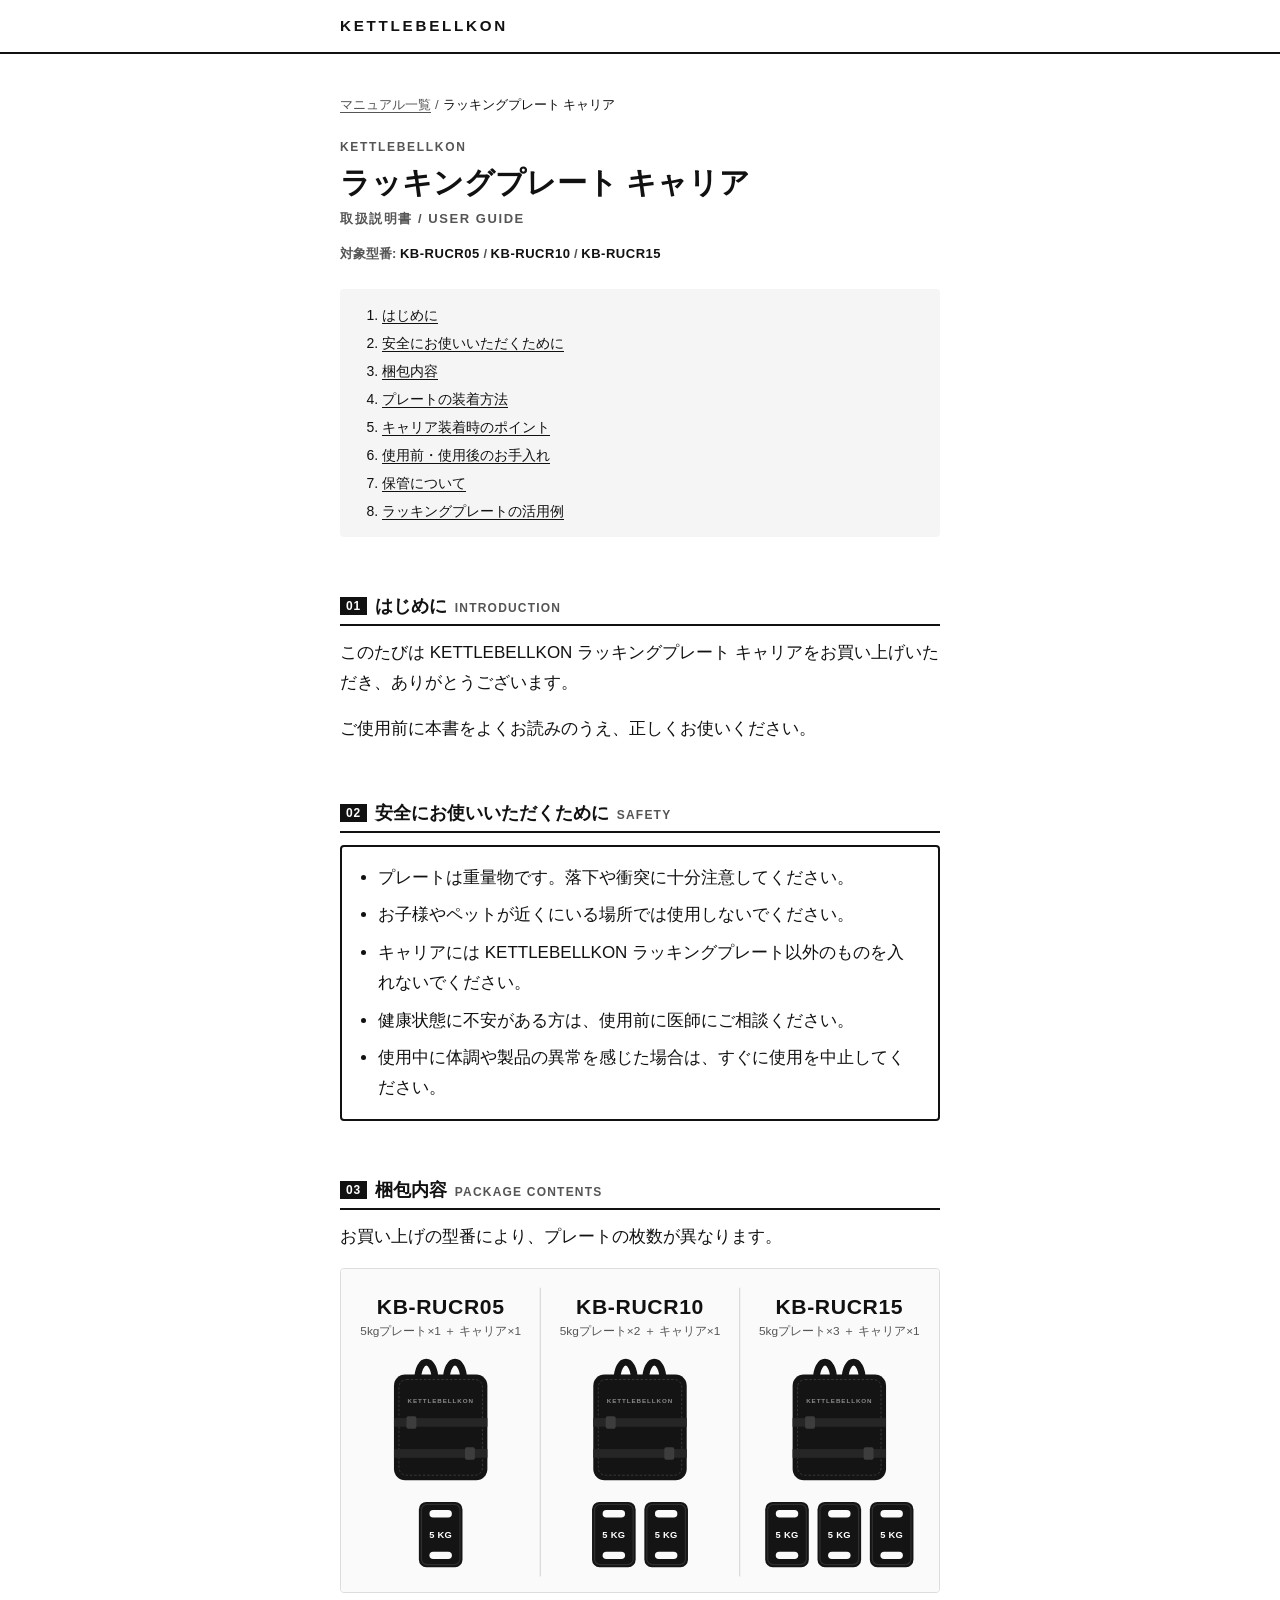
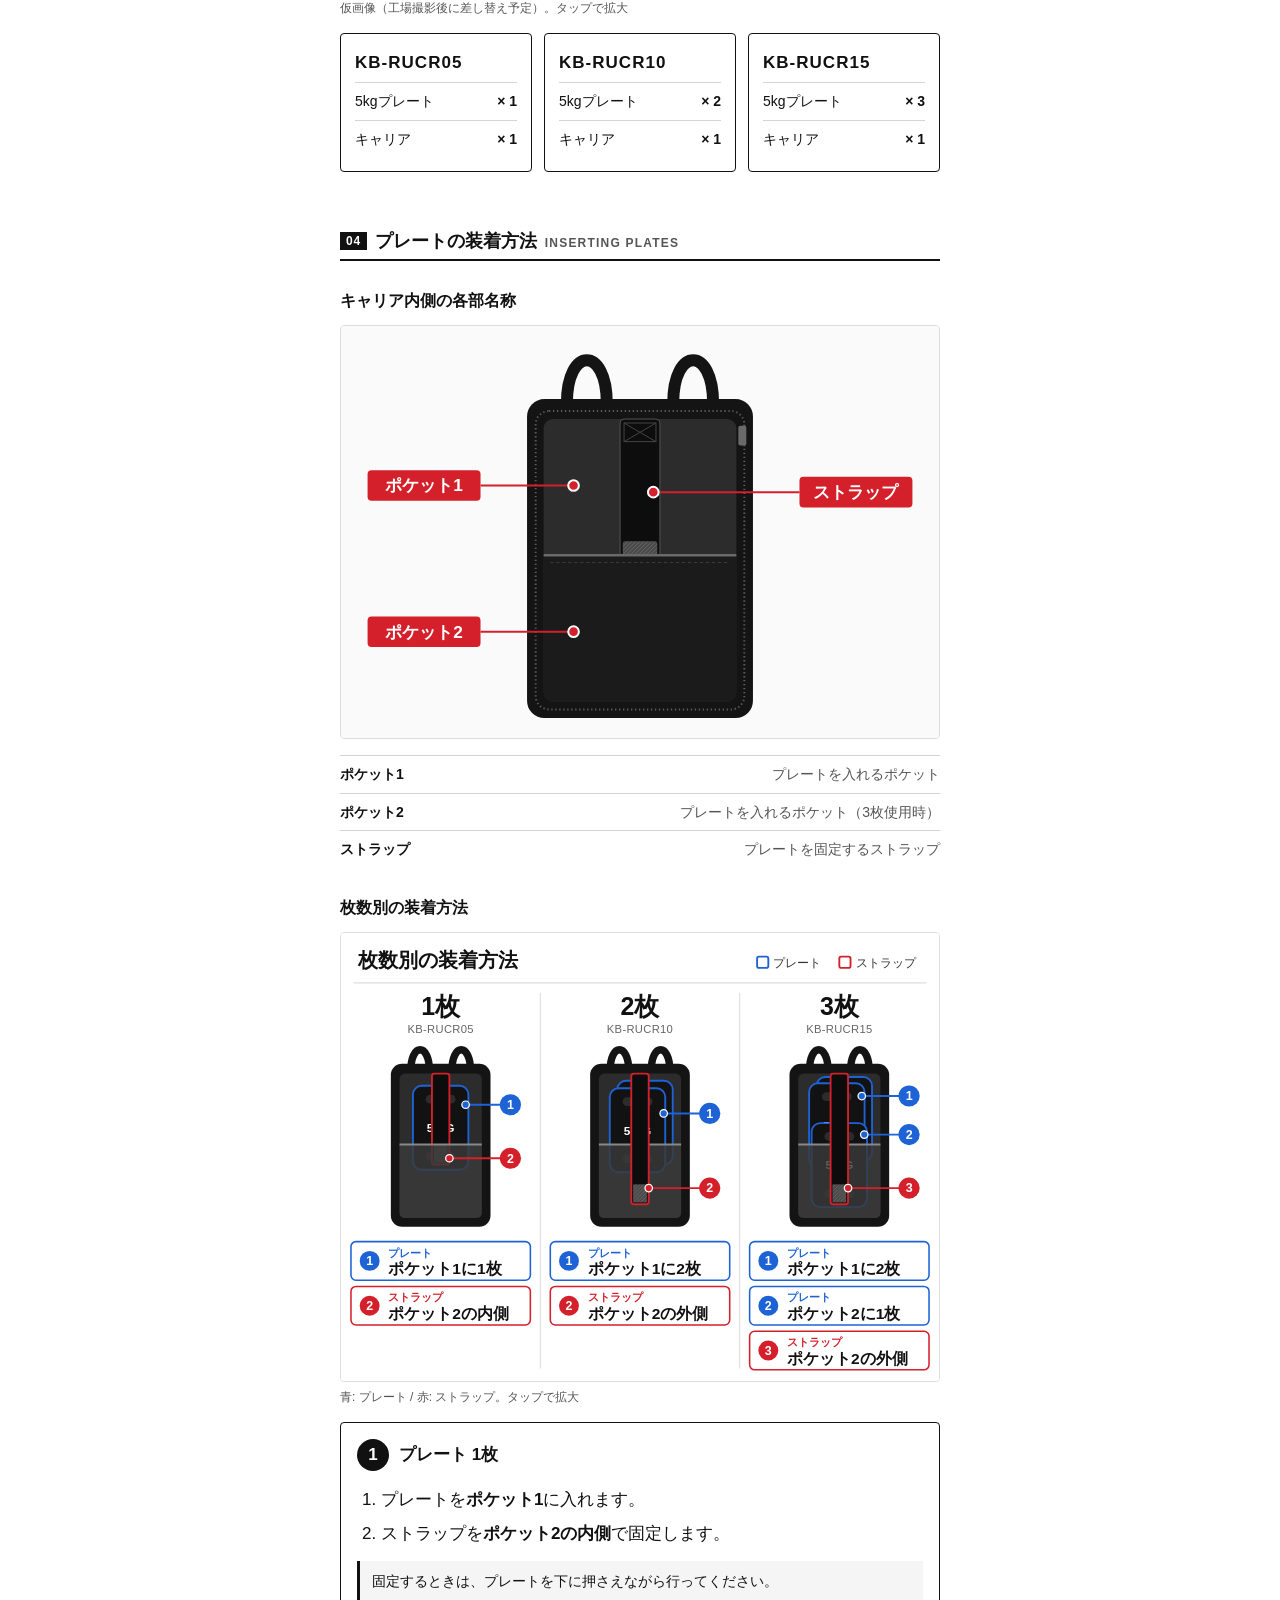
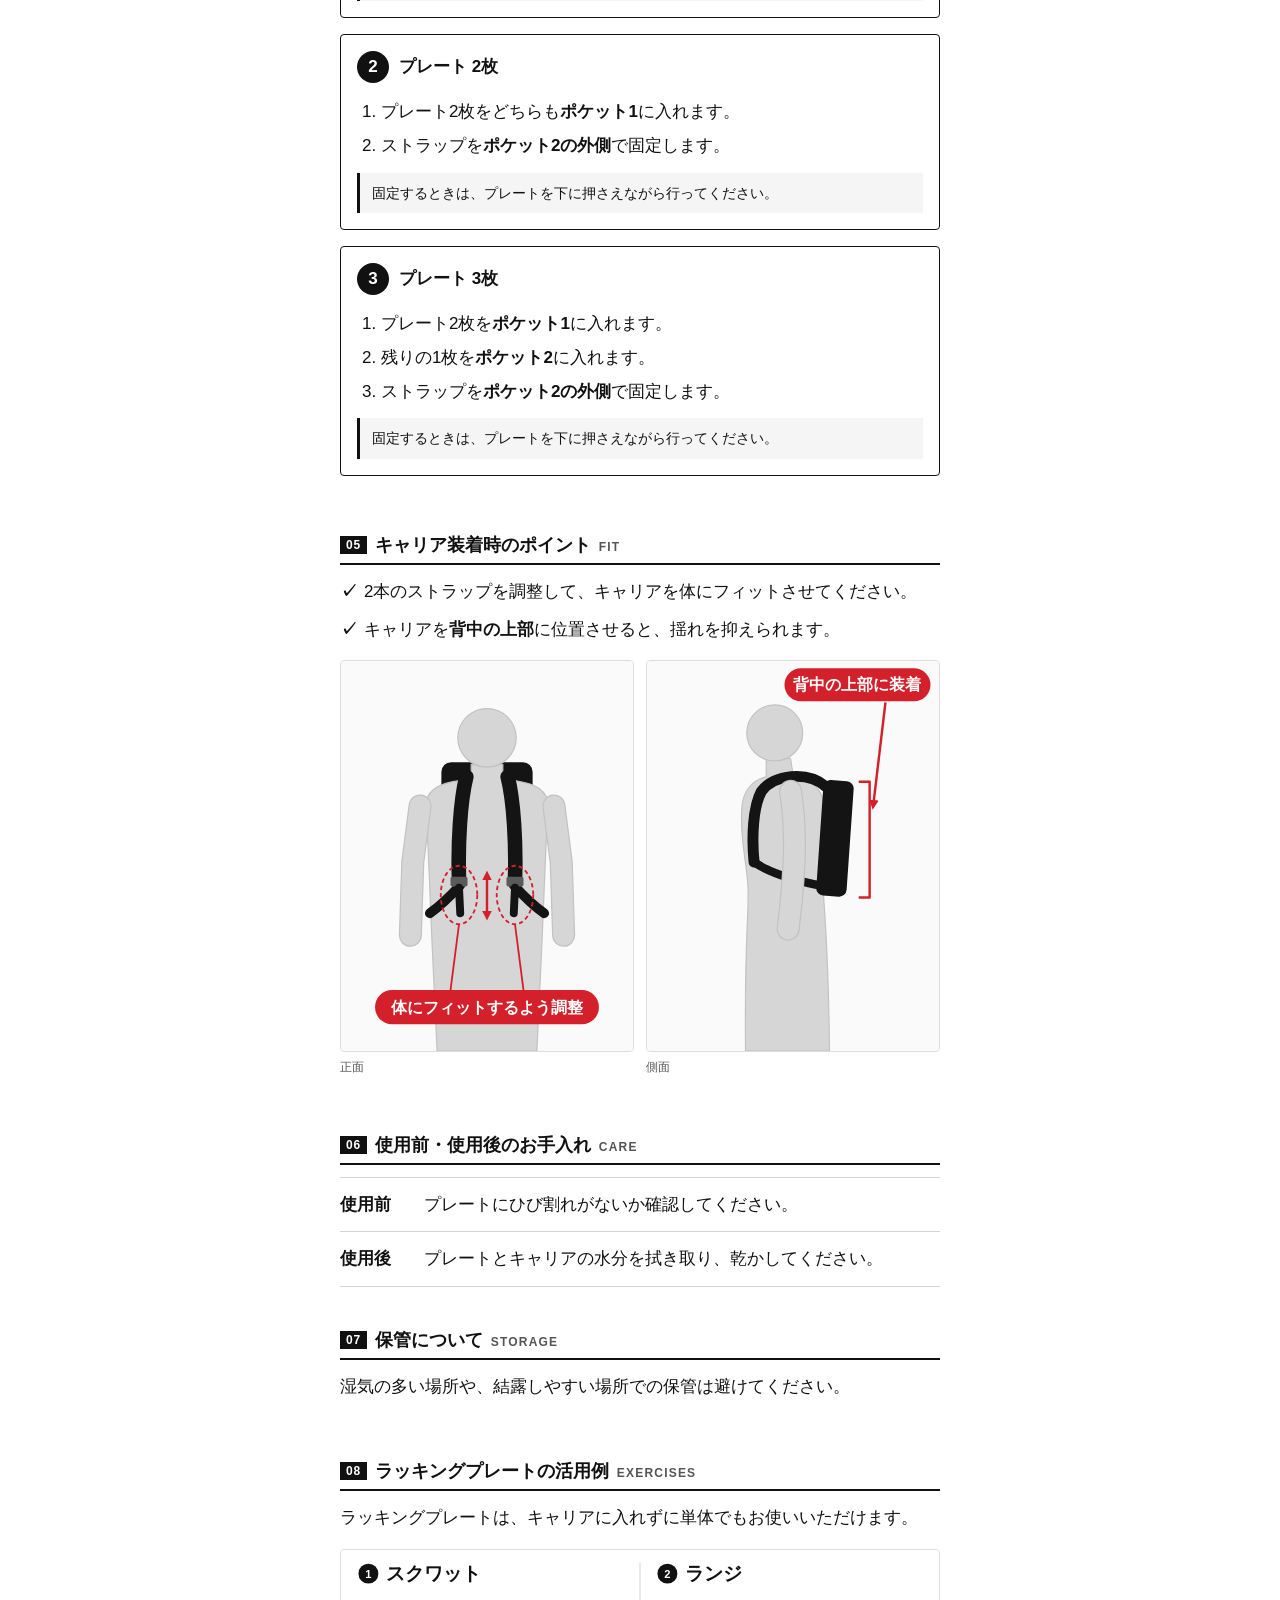
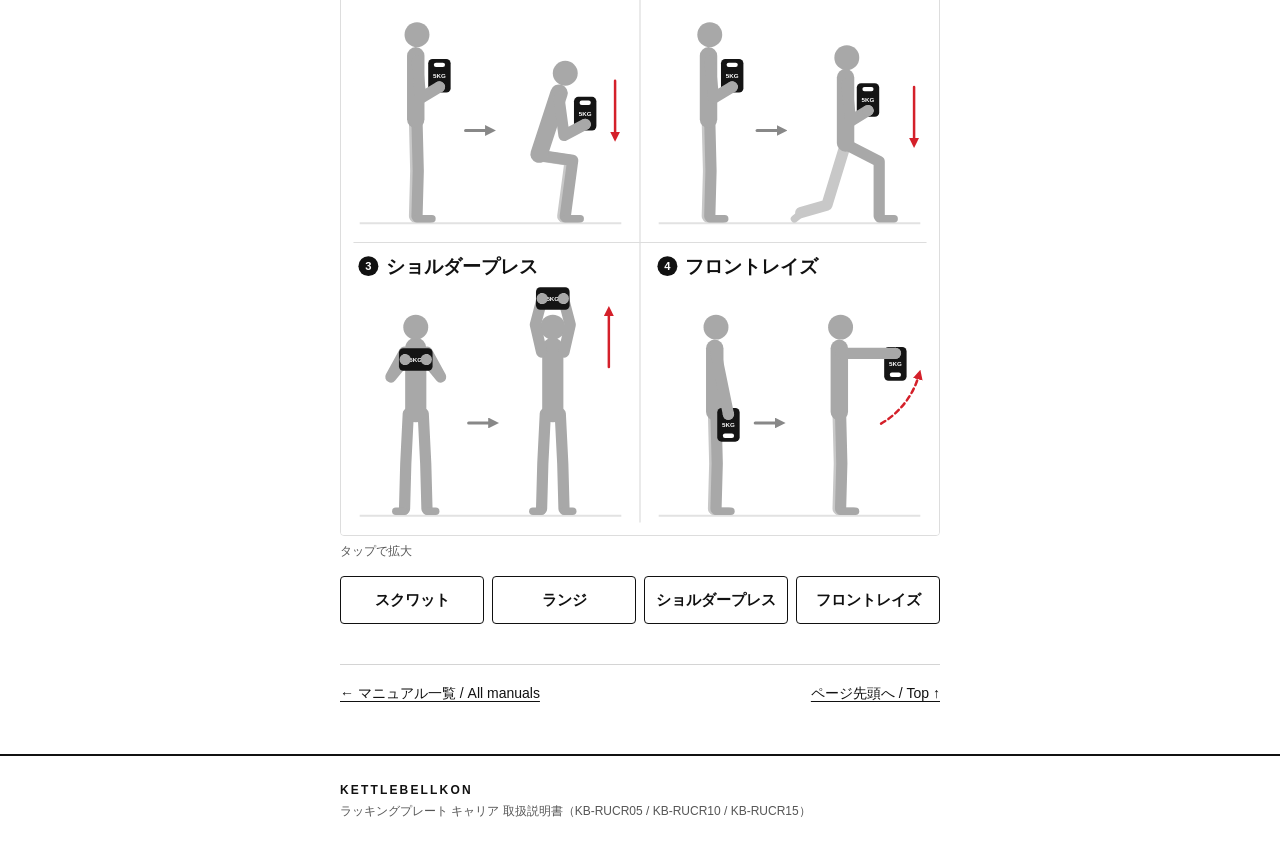
<file: manual/rucking/usage.html>
<!DOCTYPE html>
<html lang="ja">
<head>
  <meta charset="utf-8">
  <meta name="viewport" content="width=device-width, initial-scale=1">
  <!-- Google tag (gtag.js) -->
  <script async src="https://www.googletagmanager.com/gtag/js?id=G-WEXM54D0QD"></script>
  <script>
    window.dataLayer = window.dataLayer || [];
    function gtag(){dataLayer.push(arguments);}
    gtag('js', new Date());

    gtag('config', 'G-WEXM54D0QD');
  </script>
  <title>キャリア装着時のポイント | ラッキングプレート キャリア | KETTLEBELLKON</title>
  <meta name="robots" content="noindex">
  <!-- Redirect only. The manual content lives in index.html. -->
  <meta http-equiv="refresh" content="0; url=index.html#usage">
  <link rel="canonical" href="https://kettlebellkon.com/manual/rucking/#usage">
  <link rel="stylesheet" href="../../assets/style.css">
</head>
<body>
  <main id="main">
    <div class="container">
      <p>このページは移動しました。<br><a href="index.html#usage">「キャリア装着時のポイント」へ移動 / Go to usage &rarr;</a></p>
    </div>
  </main>
</body>
</html>
</file>
<file: assets/style.css>
/* KETTLEBELLKON Manuals — shared styles
   Mobile-first, monochrome, no external dependencies. */

:root {
  --color-text: #111;
  --color-muted: #555;
  --color-border: #d4d4d4;
  --color-bg: #fff;
  --color-surface: #f5f5f5;
  --color-focus: #0b57d0;
  --radius: 4px;
  --max-width: 40rem;
  --font-sans: -apple-system, BlinkMacSystemFont, "Segoe UI", "Hiragino Sans",
    "Hiragino Kaku Gothic ProN", "Noto Sans JP", Meiryo, sans-serif;
}

*,
*::before,
*::after {
  box-sizing: border-box;
}

html {
  -webkit-text-size-adjust: 100%;
  text-size-adjust: 100%;
}

body {
  margin: 0;
  font-family: var(--font-sans);
  font-size: 1rem;
  line-height: 1.75;
  color: var(--color-text);
  background: var(--color-bg);
}

a {
  color: inherit;
  text-underline-offset: 0.2em;
}

a:focus-visible {
  outline: 3px solid var(--color-focus);
  outline-offset: 2px;
}

.skip-link {
  position: absolute;
  left: -9999px;
  top: 0;
  padding: 0.5rem 1rem;
  background: var(--color-text);
  color: var(--color-bg);
}

.skip-link:focus {
  left: 0;
  z-index: 10;
}

/* Layout */

.container {
  width: 100%;
  max-width: var(--max-width);
  margin: 0 auto;
  padding: 0 1.25rem;
}

.site-header {
  border-bottom: 2px solid var(--color-text);
}

.site-header .container {
  display: flex;
  align-items: center;
  min-height: 3.25rem;
}

.brand {
  font-weight: 700;
  font-size: 0.95rem;
  letter-spacing: 0.18em;
  text-decoration: none;
}

main {
  padding: 1.5rem 0 3rem;
}

/* Breadcrumb */

.breadcrumb ol {
  display: flex;
  flex-wrap: wrap;
  gap: 0.25rem;
  margin: 0 0 1.25rem;
  padding: 0;
  list-style: none;
  font-size: 0.8125rem;
  color: var(--color-muted);
}

.breadcrumb li + li::before {
  content: "/";
  margin-right: 0.25rem;
}

.breadcrumb [aria-current="page"] {
  color: var(--color-text);
}

/* Headings */

.page-title {
  margin: 0 0 1.5rem;
}

.page-title .eyebrow {
  display: block;
  margin-bottom: 0.25rem;
  font-size: 0.75rem;
  font-weight: 600;
  letter-spacing: 0.14em;
  color: var(--color-muted);
}

.page-title h1 {
  margin: 0;
  font-size: 1.5rem;
  line-height: 1.4;
}

.page-title .subtitle {
  display: block;
  margin-top: 0.25rem;
  font-size: 0.8125rem;
  font-weight: 600;
  letter-spacing: 0.12em;
  color: var(--color-muted);
}

h2 {
  margin: 2rem 0 0.75rem;
  padding-bottom: 0.25rem;
  font-size: 1.125rem;
  line-height: 1.5;
  border-bottom: 1px solid var(--color-border);
}

h2 .en {
  margin-left: 0.5rem;
  font-size: 0.75rem;
  font-weight: 600;
  letter-spacing: 0.1em;
  color: var(--color-muted);
}

p {
  margin: 0 0 1rem;
}

h3 {
  margin: 1.75rem 0 0.75rem;
  font-size: 1rem;
  line-height: 1.5;
}

ul,
ol {
  margin: 0 0 1rem;
  padding-left: 1.25rem;
}

dl,
dd,
figure {
  margin: 0;
}

/* Manual page */

.page-title .models {
  margin: 0.75rem 0 0;
  font-size: 0.8125rem;
  font-weight: 600;
  color: var(--color-muted);
}

.page-title .models span {
  color: var(--color-text);
  letter-spacing: 0.04em;
  white-space: nowrap;
}

.toc {
  margin: 0 0 1rem;
  padding: 0.75rem 1.125rem;
  background: var(--color-surface);
  border-radius: var(--radius);
}

.toc ol {
  margin: 0;
  padding-left: 1.5rem;
  font-size: 0.875rem;
  line-height: 2;
}

.section {
  scroll-margin-top: 1rem;
  padding-top: 1rem;
}

.section h2 {
  margin-top: 1.5rem;
  border-bottom: 2px solid var(--color-text);
}

.section h2 .num {
  display: inline-block;
  margin-right: 0.5rem;
  padding: 0 0.375rem;
  font-size: 0.75rem;
  font-weight: 700;
  letter-spacing: 0.06em;
  vertical-align: 0.15em;
  color: var(--color-bg);
  background: var(--color-text);
}

.safety-list {
  padding: 1rem 1.125rem 1rem 2.25rem;
  border: 2px solid var(--color-text);
  border-radius: var(--radius);
}

.safety-list li + li,
.check-list li + li {
  margin-top: 0.5rem;
}

.check-list {
  padding-left: 0;
  list-style: none;
}

.check-list li {
  position: relative;
  padding-left: 1.5rem;
}

.check-list li::before {
  content: "\2713";
  position: absolute;
  left: 0;
  font-weight: 700;
}

/* Model cards */

.model-list {
  display: grid;
  gap: 0.75rem;
  padding: 0;
  list-style: none;
}

.model-card {
  padding: 0.875rem;
  border: 1px solid var(--color-text);
  border-radius: var(--radius);
}

.model-name {
  margin: 0 0 0.25rem;
  font-weight: 700;
  letter-spacing: 0.06em;
}

.model-spec div,
.parts div {
  display: flex;
  justify-content: space-between;
  gap: 1rem;
  padding: 0.375rem 0;
  border-top: 1px solid var(--color-border);
  font-size: 0.875rem;
}

.model-spec dd {
  font-weight: 700;
}

.parts {
  margin-top: 0.75rem;
}

.parts dt {
  flex: none;
  font-weight: 700;
}

.parts dd {
  text-align: right;
  color: var(--color-muted);
}

/* Plate installation cards */

.step-cards {
  display: grid;
  gap: 1rem;
  padding: 0;
  list-style: none;
}

.step-card {
  padding: 1rem;
  border: 1px solid var(--color-text);
  border-radius: var(--radius);
}

.step-head {
  display: flex;
  align-items: center;
  gap: 0.625rem;
  margin: 0 0 0.75rem;
  font-size: 1.0625rem;
  font-weight: 700;
}

.step-count {
  display: inline-flex;
  align-items: center;
  justify-content: center;
  width: 2rem;
  height: 2rem;
  border-radius: 50%;
  color: var(--color-bg);
  background: var(--color-text);
}

.steps {
  margin: 0.875rem 0 0.75rem;
  padding-left: 1.5rem;
}

.steps li + li {
  margin-top: 0.25rem;
}

.point {
  margin: 0;
  padding: 0.5rem 0.75rem;
  font-size: 0.875rem;
  background: var(--color-surface);
  border-left: 3px solid var(--color-text);
}

/* Care timing */

.timing div {
  display: grid;
  grid-template-columns: 4.5rem 1fr;
  gap: 0.75rem;
  padding: 0.75rem 0;
  border-top: 1px solid var(--color-border);
}

.timing div:last-child {
  border-bottom: 1px solid var(--color-border);
}

.timing dt {
  font-weight: 700;
}

/* Exercise examples */

.exercise-list {
  display: grid;
  grid-template-columns: 1fr 1fr;
  gap: 0.5rem;
  margin-top: 0.75rem;
  padding: 0;
  list-style: none;
}

.exercise-list li {
  padding: 0.625rem;
  text-align: center;
  font-size: 0.9375rem;
  font-weight: 700;
  border: 1px solid var(--color-text);
  border-radius: var(--radius);
}

/* Manual visuals (temporary SVGs; to be replaced with factory photos) */

.manual-visual {
  margin: 0 0 1rem;
}

.manual-visual a {
  display: block;
}

.manual-visual img,
.photo-pair img {
  display: block;
  width: 100%;
  height: auto;
  border: 1px solid #ddd;
  border-radius: var(--radius);
  background: #fff;
}

.manual-visual figcaption {
  margin-top: 0.375rem;
  font-size: 0.75rem;
  line-height: 1.5;
  color: var(--color-muted);
}

.photo-pair {
  display: grid;
  gap: 0.75rem;
  margin: 0 0 1rem;
}

.photo-pair .manual-visual {
  margin: 0;
}

@media (min-width: 30em) {
  .photo-pair {
    grid-template-columns: 1fr 1fr;
  }
}

/* Cards */

.card-list {
  display: grid;
  gap: 0.75rem;
  margin: 0;
  padding: 0;
  list-style: none;
}

.card {
  display: block;
  padding: 1rem 2.5rem 1rem 1.125rem;
  position: relative;
  text-decoration: none;
  border: 1px solid var(--color-text);
  border-radius: var(--radius);
  background: var(--color-bg);
}

.card::after {
  content: "\2192";
  position: absolute;
  right: 1rem;
  top: 50%;
  transform: translateY(-50%);
  font-size: 1.125rem;
}

.card:hover {
  background: var(--color-surface);
}

.card-title {
  display: block;
  font-size: 1.0625rem;
  font-weight: 700;
  line-height: 1.5;
}

.card-sub {
  display: block;
  font-size: 0.75rem;
  font-weight: 600;
  letter-spacing: 0.1em;
  color: var(--color-muted);
}

.card-desc {
  display: block;
  margin-top: 0.375rem;
  font-size: 0.875rem;
  color: var(--color-muted);
}

/* Pager / back links */

.page-nav {
  display: flex;
  flex-wrap: wrap;
  justify-content: space-between;
  gap: 0.75rem;
  margin-top: 2.5rem;
  padding-top: 1rem;
  border-top: 1px solid var(--color-border);
  font-size: 0.875rem;
}

/* Footer */

.site-footer {
  padding: 1.5rem 0 2rem;
  border-top: 2px solid var(--color-text);
  font-size: 0.75rem;
  color: var(--color-muted);
}

.site-footer p {
  margin: 0;
}

.site-footer .footer-brand {
  font-weight: 700;
  letter-spacing: 0.18em;
  color: var(--color-text);
}

/* Larger screens */

@media (min-width: 40em) {
  body {
    font-size: 1.0625rem;
  }

  .page-title h1 {
    font-size: 1.875rem;
  }

  main {
    padding-top: 2.5rem;
  }

  .model-list {
    grid-template-columns: repeat(3, 1fr);
  }

  .exercise-list {
    grid-template-columns: repeat(4, 1fr);
  }
}

@media print {
  .skip-link,
  .breadcrumb,
  .page-nav {
    display: none;
  }

  .card::after {
    content: none;
  }

  a {
    text-decoration: none;
  }
}
</file>
